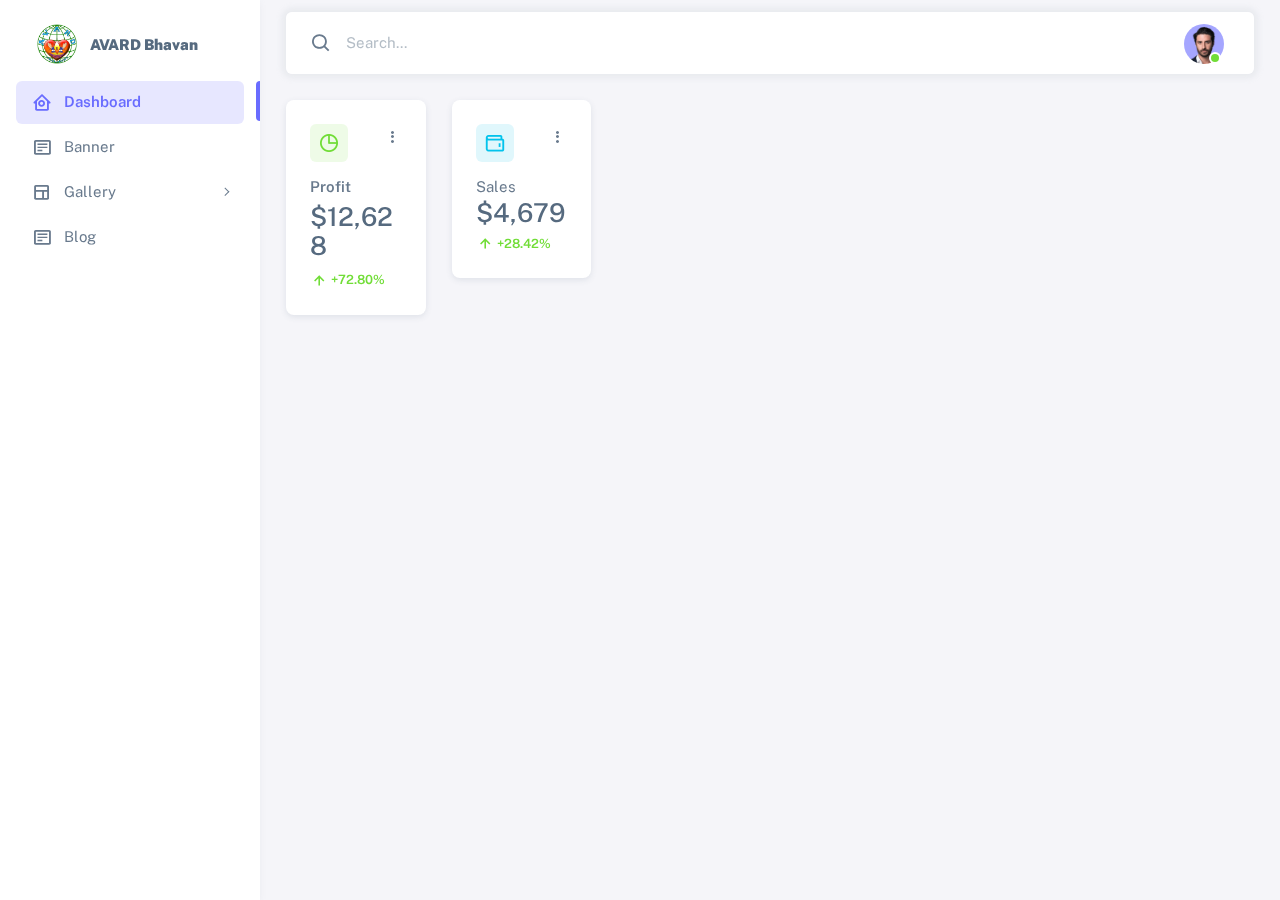
<file: Admin/index.html>
<!DOCTYPE html>

<!-- =========================================================
* Sneat - Bootstrap 5 HTML Admin Template - Pro | v1.0.0
==============================================================

* Product Page: https://themeselection.com/products/sneat-bootstrap-html-admin-template/
* Created by: ThemeSelection
* License: You must have a valid license purchased in order to legally use the theme for your project.
* Copyright ThemeSelection (https://themeselection.com)

=========================================================
 -->
<!-- beautify ignore:start -->
<html
  lang="en"
  class="light-style layout-menu-fixed"
  dir="ltr"
  data-theme="theme-default"
  data-assets-path="assets/"
  data-template="vertical-menu-template-free"
>
  <head>
    <meta charset="utf-8" />
    <meta
      name="viewport"
      content="width=device-width, initial-scale=1.0, user-scalable=no, minimum-scale=1.0, maximum-scale=1.0"
    />

    <title>AVARD Bhavan</title>

    <meta name="description" content="" />

    <!-- Favicon -->
    <link rel="icon" type="image/x-icon" href="assets/img/favicon/favicon.ico" />

    <!-- Fonts -->
    <link rel="preconnect" href="https://fonts.googleapis.com" />
    <link rel="preconnect" href="https://fonts.gstatic.com" crossorigin />
    <link
      href="https://fonts.googleapis.com/css2?family=Public+Sans:ital,wght@0,300;0,400;0,500;0,600;0,700;1,300;1,400;1,500;1,600;1,700&display=swap"
      rel="stylesheet"
    />

    <!-- Icons. Uncomment required icon fonts -->
    <link rel="stylesheet" href="assets/vendor/fonts/boxicons.css" />

    <!-- Core CSS -->
    <link rel="stylesheet" href="assets/vendor/css/core.css" class="template-customizer-core-css" />
    <link rel="stylesheet" href="assets/vendor/css/theme-default.css" class="template-customizer-theme-css" />
    <link rel="stylesheet" href="assets/css/demo.css" />

    <!-- Vendors CSS -->
    <link rel="stylesheet" href="assets/vendor/libs/perfect-scrollbar/perfect-scrollbar.css" />

    <link rel="stylesheet" href="assets/vendor/libs/apex-charts/apex-charts.css" />

    <!-- Page CSS -->

    <!-- Helpers -->
    <script src="assets/vendor/js/helpers.js"></script>

    <!--! Template customizer & Theme config files MUST be included after core stylesheets and helpers.js in the <head> section -->
    <!--? Config:  Mandatory theme config file contain global vars & default theme options, Set your preferred theme option in this file.  -->
    <script src="assets/js/config.js"></script>
  </head>

  <body>
    <!-- Layout wrapper -->
    <div class="layout-wrapper layout-content-navbar">
      <div class="layout-container">
        <!-- Menu -->

        <aside id="layout-menu" class="layout-menu menu-vertical menu bg-menu-theme">
          <div class="app-brand demo">
            <a href="index.html" class="app-brand-link">
              <span class="app-brand-logo demo">
               <img src="assets\img\favicon\logo1.jpg" style="width: 50px; height: auto;">
              </span>
              <span class="app-brand-text menu-text fw-bolder ms-2">AVARD Bhavan</span>
            </a>

            <a href="javascript:void(0);" class="layout-menu-toggle menu-link text-large ms-auto d-block d-xl-none">
              <i class="bx bx-chevron-left bx-sm align-middle"></i>
            </a>
          </div>

          <div class="menu-inner-shadow"></div>

          <ul class="menu-inner py-1">
            <!-- Dashboard -->
            <li class="menu-item active">
              <a href="index.html" class="menu-link">
                <i class="menu-icon tf-icons bx bx-home-circle"></i>
                <div data-i18n="Analytics">Dashboard</div>
              </a>
            </li>
            
            <li class="menu-item">
              <a href="banner.html" class="menu-link">
                <i class="menu-icon tf-icons bx bx-detail"></i>
                    <div data-i18n="Vertical Form">Banner</div>
                  </a>
              </a>
            </li>
            <li class="menu-item">
              <a href="javascript:void(0);" class="menu-link menu-toggle">
                <i class="menu-icon tf-icons bx bx-layout"></i>
                <div data-i18n="Layouts">Gallery</div>
              </a>

              <ul class="menu-sub">
                <li class="menu-item">
                  <a href="image_gallery.html" class="menu-link">
                    <div data-i18n="Without menu">Image Gallery</div>
                  </a>
                </li>
                <li class="menu-item">
                  <a href="video_gallery.html" class="menu-link">
                    <div data-i18n="Without navbar">Video Gallery</div>
                  </a>
                </li>
              </ul>
            </li>
            <li class="menu-item">
              <a href="blog.html" class="menu-link">
                <i class="menu-icon tf-icons bx bx-detail"></i>
                    <div data-i18n="Vertical Form">Blog</div>
                  </a>
              </a>
            </li>
          </ul>
        </aside>
        <!-- / Menu -->

        <!-- Layout container -->
        <div class="layout-page">
          <!-- Navbar -->

          <nav
            class="layout-navbar container-xxl navbar navbar-expand-xl navbar-detached align-items-center bg-navbar-theme"
            id="layout-navbar"
          >
            <div class="layout-menu-toggle navbar-nav align-items-xl-center me-3 me-xl-0 d-xl-none">
              <a class="nav-item nav-link px-0 me-xl-4" href="javascript:void(0)">
                <i class="bx bx-menu bx-sm"></i>
              </a>
            </div>

            <div class="navbar-nav-right d-flex align-items-center" id="navbar-collapse">
              <!-- Search -->
              <div class="navbar-nav align-items-center">
                <div class="nav-item d-flex align-items-center">
                  <i class="bx bx-search fs-4 lh-0"></i>
                  <input
                    type="text"
                    class="form-control border-0 shadow-none"
                    placeholder="Search..."
                    aria-label="Search..."
                  />
                </div>
              </div>
              <!-- /Search -->

              <ul class="navbar-nav flex-row align-items-center ms-auto">
                <!-- Place this tag where you want the button to render. -->
                <!-- <li class="nav-item lh-1 me-3">
                  <a
                    class="github-button"
                    href="https://github.com/themeselection/sneat-html-admin-template-free"
                    data-icon="octicon-star"
                    data-size="large"
                    data-show-count="true"
                    aria-label="Star themeselection/sneat-html-admin-template-free on GitHub"
                    >Star</a
                  >
                </li> -->

                <!-- User -->
                <li class="nav-item navbar-dropdown dropdown-user dropdown">
                  <a class="nav-link dropdown-toggle hide-arrow" href="javascript:void(0);" data-bs-toggle="dropdown">
                    <div class="avatar avatar-online">
                      <img src="assets/img/avatars/1.png" alt class="w-px-40 h-auto rounded-circle" />
                    </div>
                  </a>
                  <ul class="dropdown-menu dropdown-menu-end">
                    <li>
                      <a class="dropdown-item" href="#">
                        <div class="d-flex">
                          <div class="flex-shrink-0 me-3">
                            <div class="avatar avatar-online">
                              <img src="assets/img/avatars/1.png" alt class="w-px-40 h-auto rounded-circle" />
                            </div>
                          </div>
                          <div class="flex-grow-1">
                            <span class="fw-semibold d-block">John Doe</span>
                            <small class="text-muted">Admin</small>
                          </div>
                        </div>
                      </a>
                    </li>
                    <li>
                      <div class="dropdown-divider"></div>
                    </li>
                    <li>
                      <a class="dropdown-item" href="#">
                        <i class="bx bx-user me-2"></i>
                        <span class="align-middle">My Profile</span>
                      </a>
                    </li>
                    <li>
                      <a class="dropdown-item" href="#">
                        <i class="bx bx-cog me-2"></i>
                        <span class="align-middle">Settings</span>
                      </a>
                    </li>
                    <li>
                      <a class="dropdown-item" href="#">
                        <span class="d-flex align-items-center align-middle">
                          <i class="flex-shrink-0 bx bx-credit-card me-2"></i>
                          <span class="flex-grow-1 align-middle">Billing</span>
                          <span class="flex-shrink-0 badge badge-center rounded-pill bg-danger w-px-20 h-px-20">4</span>
                        </span>
                      </a>
                    </li>
                    <li>
                      <div class="dropdown-divider"></div>
                    </li>
                    <li>
                      <a class="dropdown-item" href="auth-login-basic.html">
                        <i class="bx bx-power-off me-2"></i>
                        <span class="align-middle">Log Out</span>
                      </a>
                    </li>
                  </ul>
                </li>
                <!--/ User -->
              </ul>
            </div>
          </nav>

          <!-- / Navbar -->

          <!-- Content wrapper -->
          <div class="content-wrapper">
            <!-- Content -->

            <div class="container-xxl flex-grow-1 container-p-y">
              <div class="row">
                <div class="col-lg-4 col-md-4 order-1">
                  <div class="row">
                    <div class="col-lg-6 col-md-12 col-6 mb-4">
                      <div class="card">
                        <div class="card-body">
                          <div class="card-title d-flex align-items-start justify-content-between">
                            <div class="avatar flex-shrink-0">
                              <img
                                src="assets/img/icons/unicons/chart-success.png"
                                alt="chart success"
                                class="rounded"
                              />
                            </div>
                            <div class="dropdown">
                              <button
                                class="btn p-0"
                                type="button"
                                id="cardOpt3"
                                data-bs-toggle="dropdown"
                                aria-haspopup="true"
                                aria-expanded="false"
                              >
                                <i class="bx bx-dots-vertical-rounded"></i>
                              </button>
                              <div class="dropdown-menu dropdown-menu-end" aria-labelledby="cardOpt3">
                                <a class="dropdown-item" href="javascript:void(0);">View More</a>
                                <a class="dropdown-item" href="javascript:void(0);">Delete</a>
                              </div>
                            </div>
                          </div>
                          <span class="fw-semibold d-block mb-1">Profit</span>
                          <h3 class="card-title mb-2">$12,628</h3>
                          <small class="text-success fw-semibold"><i class="bx bx-up-arrow-alt"></i> +72.80%</small>
                        </div>
                      </div>
                    </div>
                    <div class="col-lg-6 col-md-12 col-6 mb-4">
                      <div class="card">
                        <div class="card-body">
                          <div class="card-title d-flex align-items-start justify-content-between">
                            <div class="avatar flex-shrink-0">
                              <img
                                src="assets/img/icons/unicons/wallet-info.png"
                                alt="Credit Card"
                                class="rounded"
                              />
                            </div>
                            <div class="dropdown">
                              <button
                                class="btn p-0"
                                type="button"
                                id="cardOpt6"
                                data-bs-toggle="dropdown"
                                aria-haspopup="true"
                                aria-expanded="false"
                              >
                                <i class="bx bx-dots-vertical-rounded"></i>
                              </button>
                              <div class="dropdown-menu dropdown-menu-end" aria-labelledby="cardOpt6">
                                <a class="dropdown-item" href="javascript:void(0);">View More</a>
                                <a class="dropdown-item" href="javascript:void(0);">Delete</a>
                              </div>
                            </div>
                          </div>
                          <span>Sales</span>
                          <h3 class="card-title text-nowrap mb-1">$4,679</h3>
                          <small class="text-success fw-semibold"><i class="bx bx-up-arrow-alt"></i> +28.42%</small>
                        </div>
                      </div>
                    </div>
                  </div>
                </div>
              </div>
             <div class="content-backdrop fade"></div>
          </div>
          <!-- Content wrapper -->
        </div>
        <!-- / Layout page -->
      </div>

      <!-- Overlay -->
      <div class="layout-overlay layout-menu-toggle"></div>
    </div>
    <!-- / Layout wrapper -->

    <!-- Core JS -->
    <!-- build:js assets/vendor/js/core.js -->
    <script src="assets/vendor/libs/jquery/jquery.js"></script>
    <script src="assets/vendor/libs/popper/popper.js"></script>
    <script src="assets/vendor/js/bootstrap.js"></script>
    <script src="assets/vendor/libs/perfect-scrollbar/perfect-scrollbar.js"></script>

    <script src="assets/vendor/js/menu.js"></script>
    <!-- endbuild -->

    <!-- Vendors JS -->
    <script src="assets/vendor/libs/apex-charts/apexcharts.js"></script>

    <!-- Main JS -->
    <script src="assets/js/main.js"></script>

    <!-- Page JS -->
    <script src="assets/js/dashboards-analytics.js"></script>

    <!-- Place this tag in your head or just before your close body tag. -->
    <script async defer src="https://buttons.github.io/buttons.js"></script>
  </body>
</html>
</file>
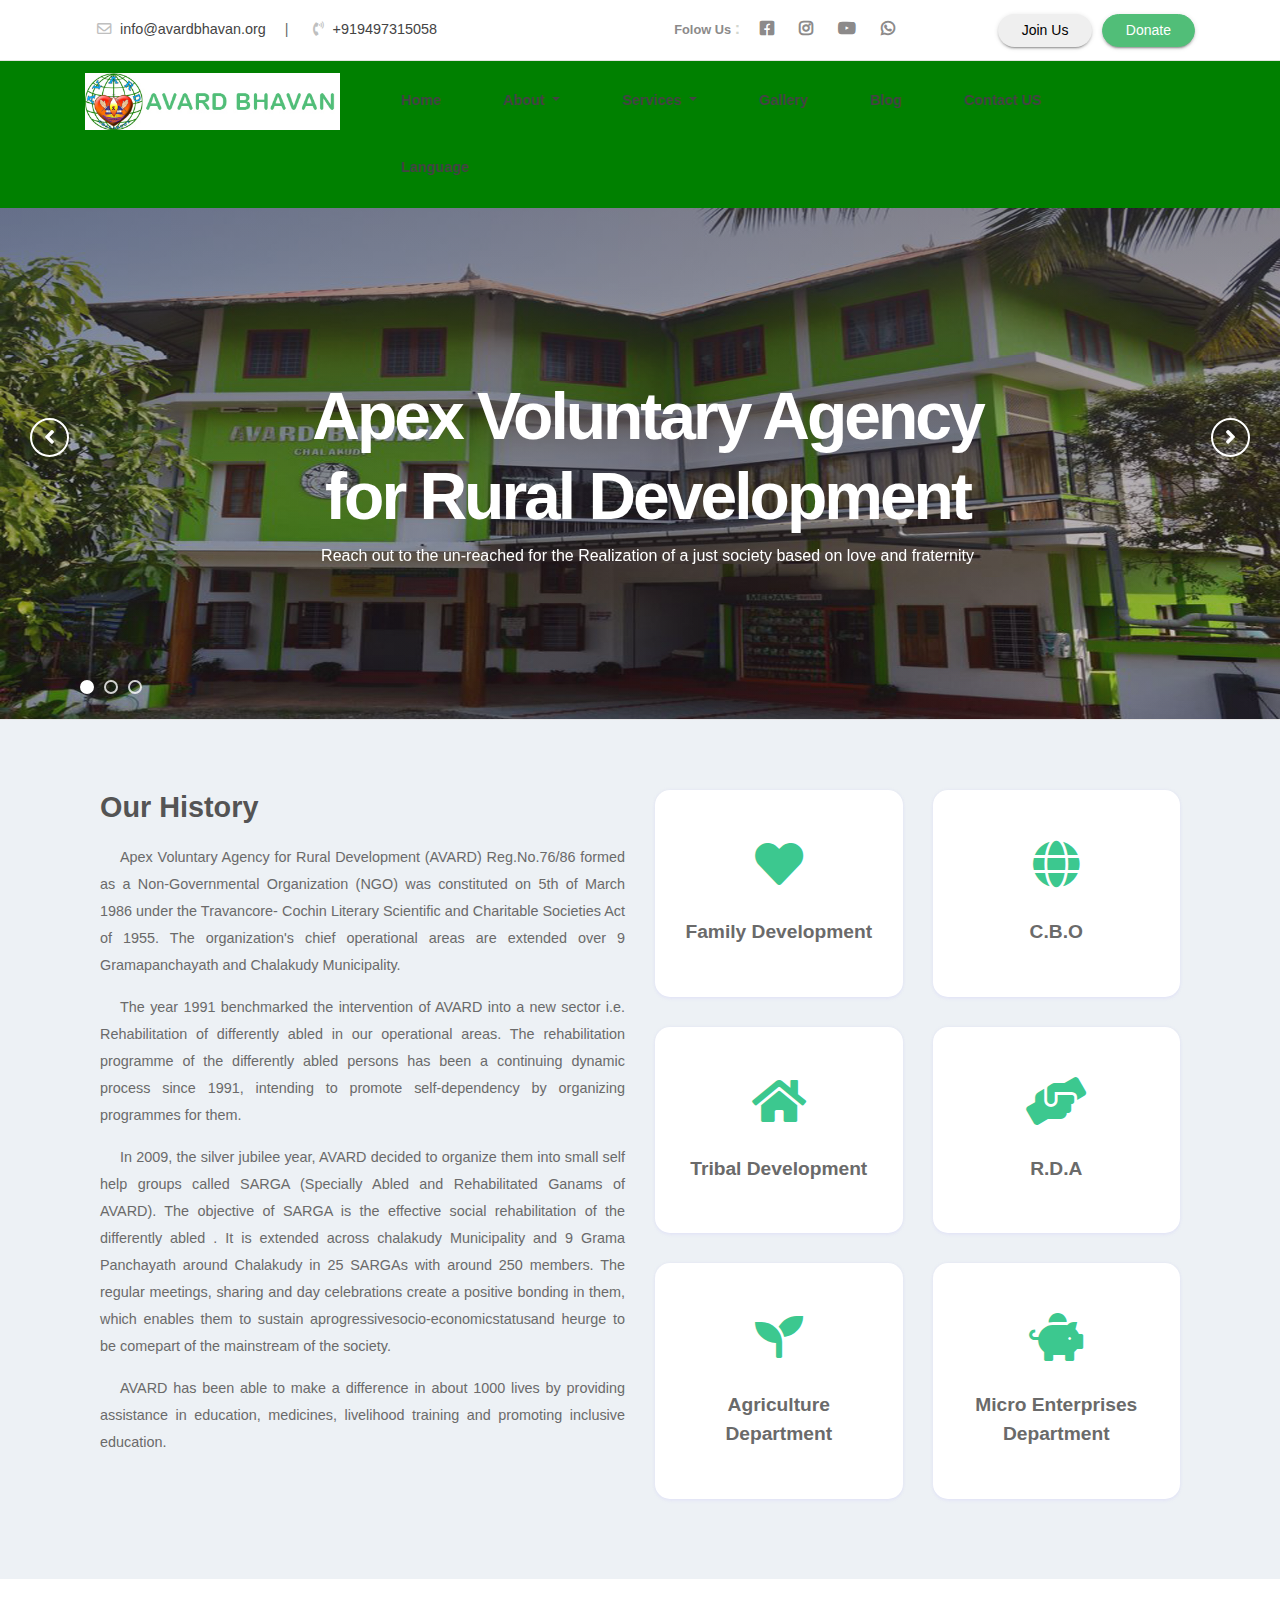
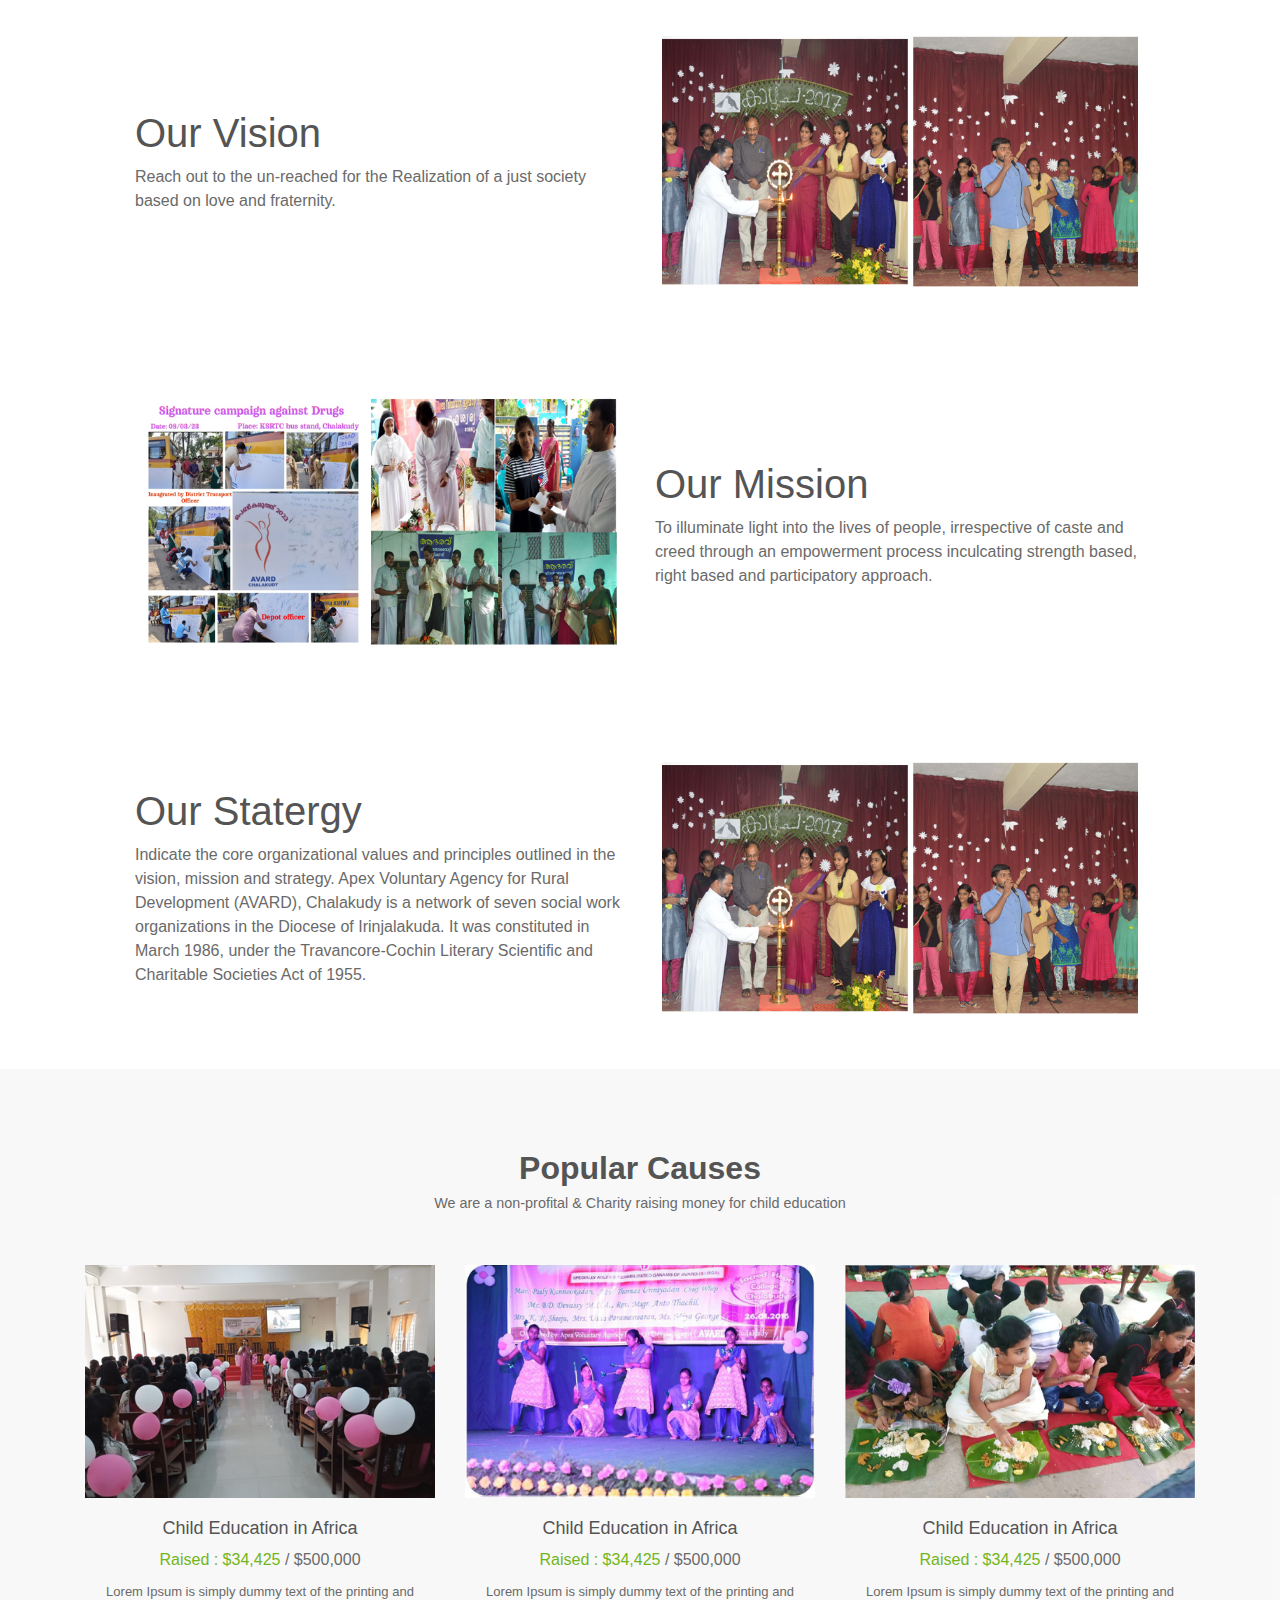
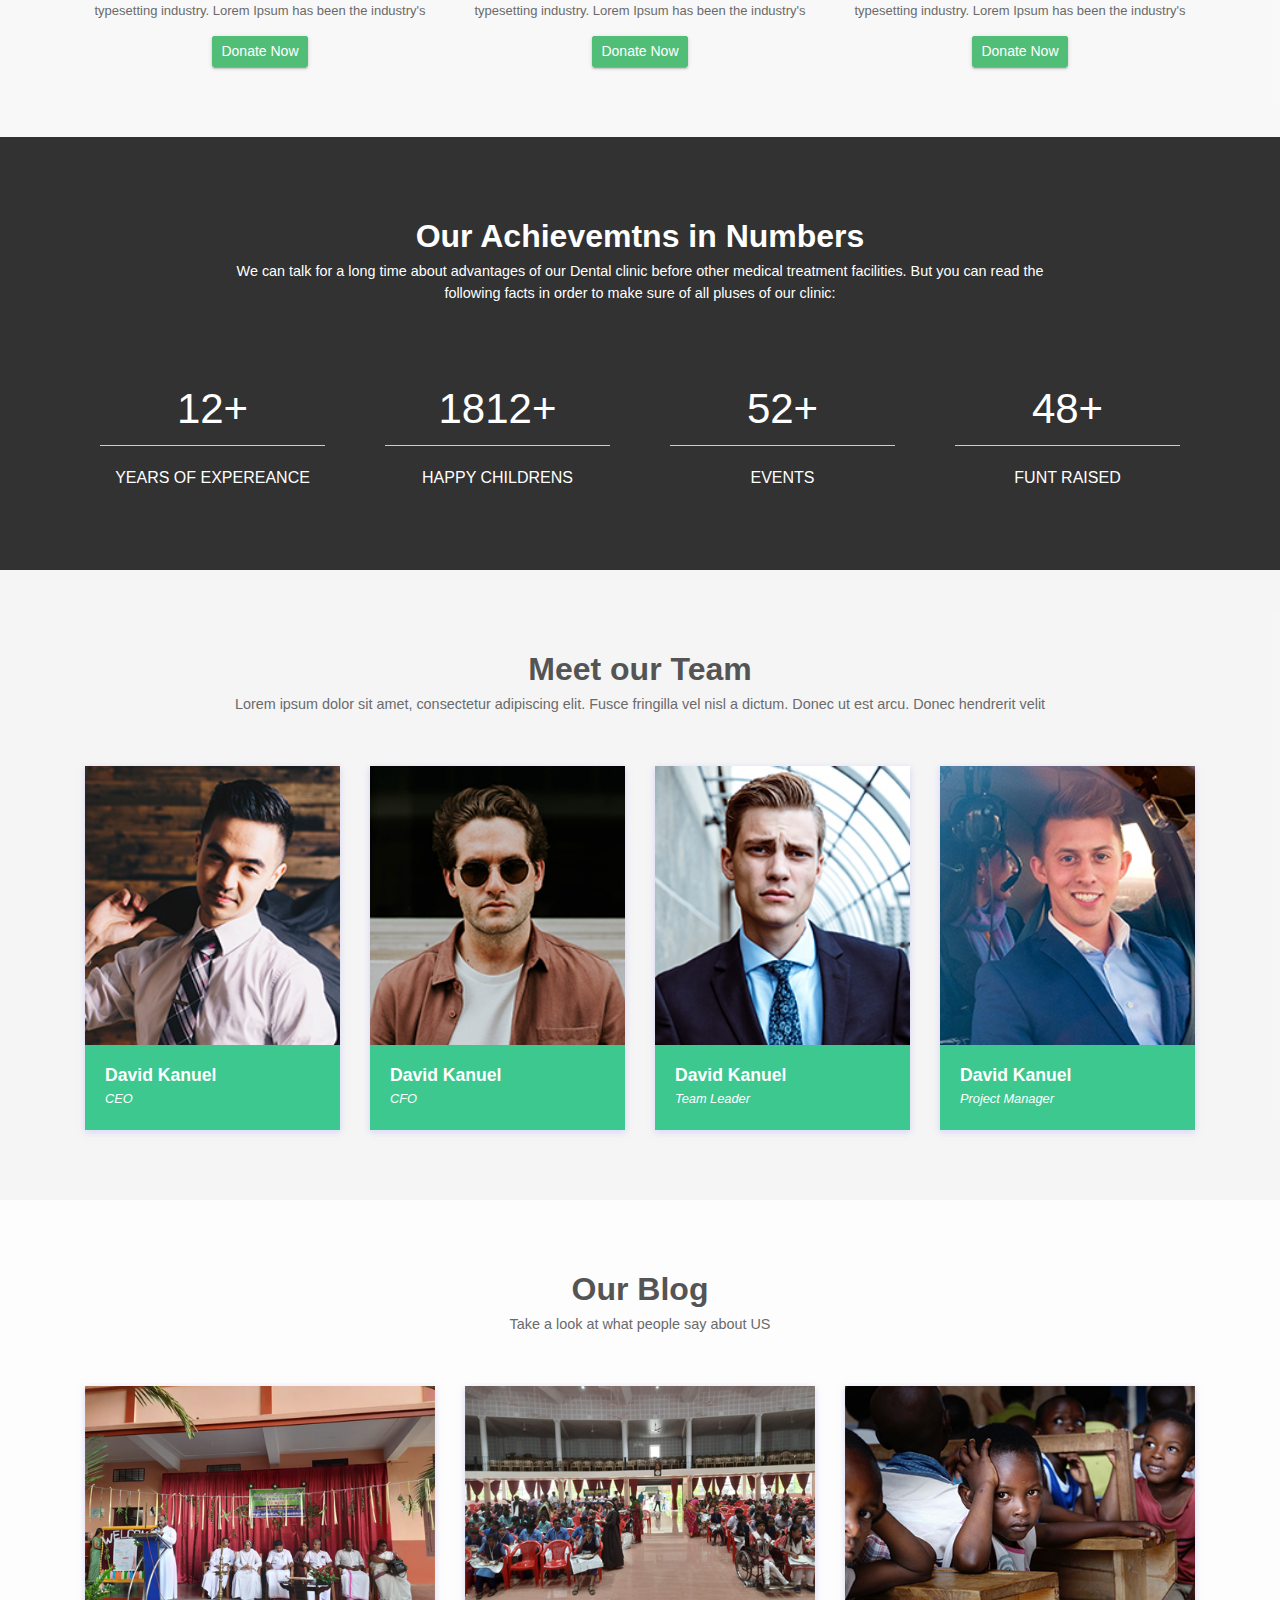
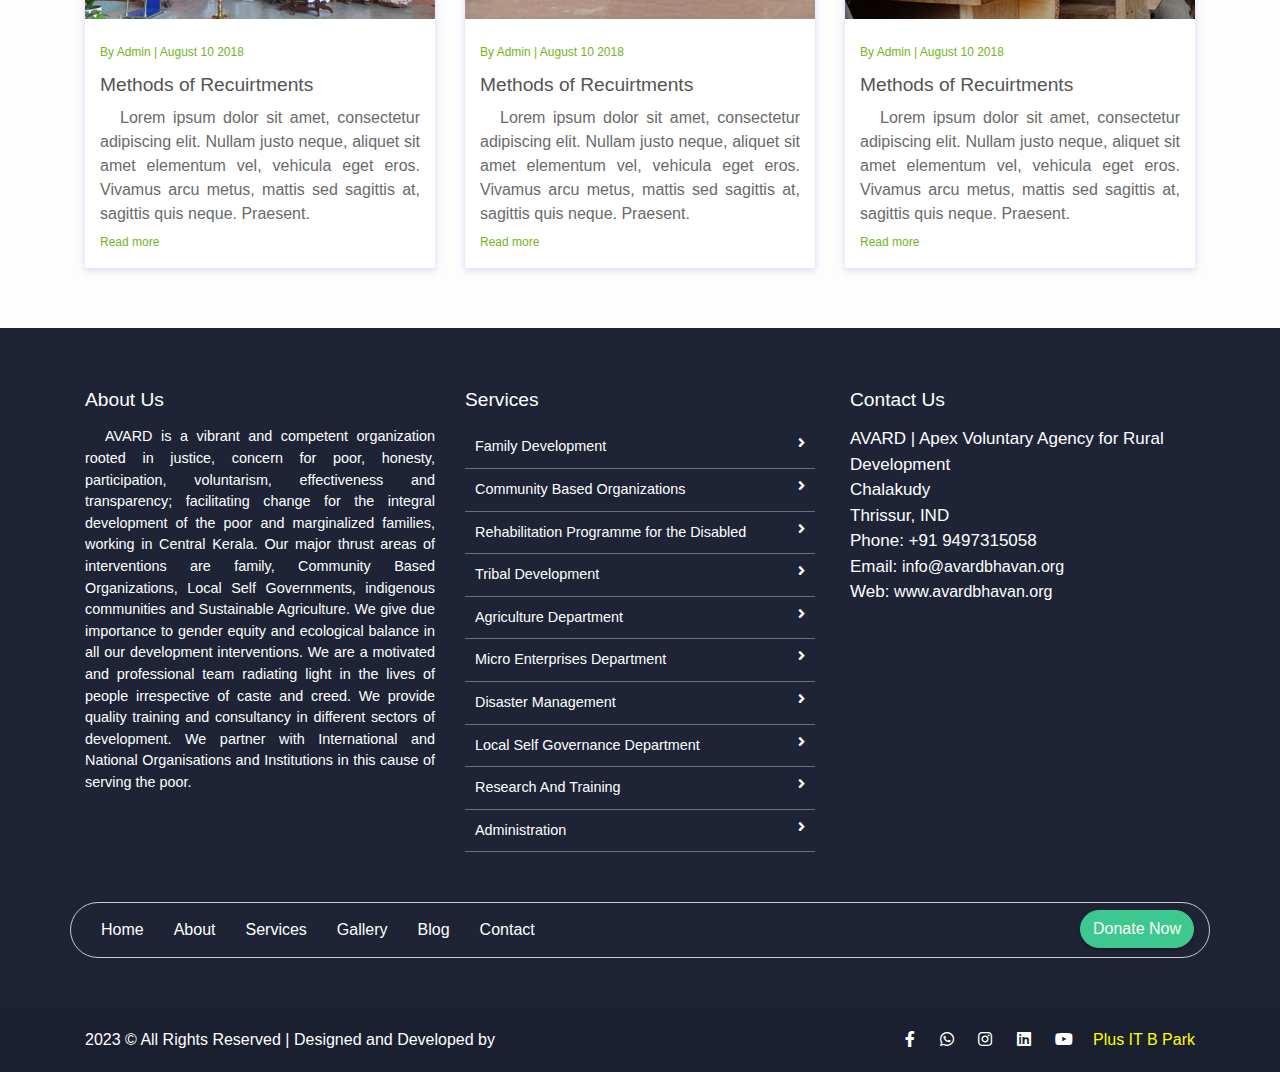
<file: index/index.html>
<!doctype html>
<html lang="en">

<head>
    <meta charset="utf-8">
    <meta name="viewport" content="width=device-width, initial-scale=1, shrink-to-fit=no">
    <title>AVARD  | Apex Voluntary Agency for Rural Development</title>
    <link rel="shortcut icon" href="assets/images/fav.png" type="image/x-icon">
   <link href="https://fonts.googleapis.com/css2?family=Ubuntu:wght@400;500&display=swap" rel="stylesheet">
    <link rel="shortcut icon" href="assets/images/fav.jpg">
    <link rel="stylesheet" href="assets/css/bootstrap.min.css">
    <link rel="stylesheet" href="assets/css/all.min.css">
    <link rel="stylesheet" href="assets/css/animate.css">
    <link rel="stylesheet" href="https://cdn.jsdelivr.net/npm/bootstrap@4.0.0/dist/css/bootstrap.min.css" integrity="sha384-Gn5384xqQ1aoWXA+058RXPxPg6fy4IWvTNh0E263XmFcJlSAwiGgFAW/dAiS6JXm" crossorigin="anonymous">
<script src="https://cdn.jsdelivr.net/npm/bootstrap@4.0.0/dist/js/bootstrap.min.js" integrity="sha384-JZR6Spejh4U02d8jOt6vLEHfe/JQGiRRSQQxSfFWpi1MquVdAyjUar5+76PVCmYl" crossorigin="anonymous"></script>
    <link rel="stylesheet" href="assets/plugins/slider/css/owl.carousel.min.css">
    <link rel="stylesheet" href="assets/plugins/slider/css/owl.theme.default.css">
    <link rel="stylesheet" type="text/css" href="assets/css/style.css" />

   
</head>

<body>

<header class="continer-fluid ">
    <div  class="header-top">
        <div class="container">
            <div class="row col-det">
                <div class="col-lg-6 d-none d-lg-block">
                    <ul class="ulleft">
                        <li>
                            <i class="far fa-envelope"></i><a href="mailto:name@email.com">
                            info@avardbhavan.org</a>
                            <span>|</span></li>
                        <li>
                            <i class="fas fa-phone-volume"></i><a href="tel:+919497315058">
                            +919497315058</a></li>
                    </ul>
                </div>
                <div class="col-lg-3 col-md-6 folouws">
                  
                    <ul class="ulright">
                        <li> <small>Folow Us </small>:</li>
                         <li>
                             <a href="https://www.facebook.com/avard.chalakudy?mibextid=LQQJ4d" target="_blank"><i class="fab fa-facebook-square"></i></a>
                         </li>
                         
                         <li>
                             <a href="#" target="_blank"> <i class="fab fa-instagram"></i></a>
                         </li>
                         <li>
                             <a href="https://www.youtube.com/@avardchalakudy2160" target="_blank"> <i class="fab fa-youtube"></i></a>
                         </li>
                         <li>
                             <a href="https://api.whatsapp.com/send?phone=919497315058" target="_blank"><i class="fab fa-whatsapp"></i></a>
                         </li>
                     </ul>
                </div>
                <div class="col-lg-3 d-none d-md-block col-md-6 btn-bhed">
                    <button class="btn btn-sm btn-default">Join Us</button>
                    <button class="btn btn-sm btn-success">Donate</button>
                </div>
            </div>
        </div>
    </div>
    <div id="menu-jk" class="header-bottom">
        <div class="container">
            <div class="row nav-row">
                <div class="col-lg-3 col-md-12 logo">
                    <a href="index.html">
                        <img src="assets/images/logo.jpg" alt="">
                        <a data-toggle="collapse" data-target="#menu" href="#menu"><i class="fas d-block d-lg-none  small-menu fa-bars"></i></a>
                    </a>

                </div>
                <div id="menu" class="col-lg-9 col-md-12 d-none d-lg-block nav-col">

                            <ul class="navbad">
                                <li class="nav-item active">
                                    <a class="nav-link" href="index.html">Home
                                    </a>
                                    
                                </li>
                               <li class="nav-item dropdown">
                                  <a class="nav-link dropdown-toggle" href="#" id="navbardrop" data-toggle="dropdown">
                                    About 
                                  </a>
                                  <div class="dropdown-menu">
                                    <a style="margin-bottom: 10px;" class="dropdown-item " href="about_us.html">About Us</a>
                                    <a style="margin-bottom: 10px;" class="dropdown-item" href="#">UN Recognization</a>
                                    <a style="margin-bottom: 10px;" class="dropdown-item" href="#">Our Messages</a>

                                    <a style="margin-bottom: 10px;" class="dropdown-item" href="#">Our Team</a>
                                    <a style="margin-bottom: 10px;" class="dropdown-item" href="#">Mile Stones</a>
                                    

                                    
                                  </div>
                                </li>
                                
                                <li class="nav-item dropdown">
                                  <a class="nav-link dropdown-toggle" href="#" id="navbardrop" data-toggle="dropdown">
                                    Services 
                                  </a>
                                  <div class="dropdown-menu">
                                    <a style="margin-bottom: 10px;" class="dropdown-item " href="#">Family Development</a>
                                    <a style="margin-bottom: 10px;" class="dropdown-item" href="#">Community Based Organizations</a>
                                    <a style="margin-bottom: 10px;" class="dropdown-item" href="#">Rehabilitation Programme for the Disabled</a>

                                    <a style="margin-bottom: 10px;" class="dropdown-item" href="#">Tribal Development</a>
                                    <a style="margin-bottom: 10px;" class="dropdown-item" href="#">Agriculture Department</a>
                                    <a style="margin-bottom: 10px;" class="dropdown-item" href="#">Micro Enterprises Department</a>

                                    <a style="margin-bottom: 10px;" class="dropdown-item" href="#">Disaster Management</a>
                                    <a style="margin-bottom: 10px;" class="dropdown-item" href="#">Local Self Governance Department</a>
                                    <a style="margin-bottom: 10px;" class="dropdown-item" href="#">Research And Training</a>

                                    <a style="margin-bottom: 10px;" class="dropdown-item" href="#">Administration</a>
                                  </div>
                                </li>
                               
                                <li class="nav-item">
                                    <a class="nav-link" href="gallery.html">Gallery</a>
                                </li>

                                <li class="nav-item" >
                                    <a class="nav-link" href="blog.html">Blog</a>
                                </li>
                                <li class="nav-item">
                                    <a class="nav-link" href="contact_us.html">Contact US</a>
                                </li>
                                
                                <li class="nav-item">
                                    <a class="nav-link " href="services.html">Language</a>
                                </li>



                            </ul>



                </div>
            </div>
        </div>
    </div> 
</header>
  
                 
  <!-- ******************** Slider Starts Here ******************* -->
    <div class="slider">
        <!-- Set up your HTML -->
        <div class="owl-carousel ">
            <div class="slider-img">
                <div class="item">
                    <div class="slider-img"><img src="assets/images/slider/slider-3.jpg" alt=""></div>
                    <div class="container">
                        <div class="row">
                            <div class="col-lg-offset-2 col-lg-8 col-md-offset-2 col-md-8 col-sm-12 col-xs-12">
                                <div class="animated bounceInDown slider-captions">
                                    <h1 class="slider-title">Apex Voluntary Agency for Rural Development</h1>
                                    <p class="slider-text hidden-xs">Reach out to the un-reached  for the  Realization of a just society based on love and fraternity</p>
                                    
                                </div>
                            </div>
                        </div>
                    </div>
                </div>
            </div>
            <div class="item">
                <div class="slider-img"><img src="assets/images/slider/slider-1.jpg" alt=""></div>
                <div class="container">
                    <div class="row">
                        <div class="col-lg-offset-2 col-lg-8 col-md-offset-2 col-md-8 col-sm-12 col-xs-12">
                            <div class="slider-captions ">
                                <h1 class="slider-title">Apex Voluntary Agency for Rural Development</h1>
                                <p class="slider-text hidden-xs">Gratitude is a powerful catalyst for happiness. It’s the spark that lights a fire of joy in your soul.</p>
                                
                            </div>
                        </div>
                    </div>
                </div>
            </div>
            <div class="item">
                <div class="slider-img"><img src="assets/images/slider/slider-2.jpg" alt=""></div>
                <div class="container">
                    <div class="row">
                        <div class="col-lg-offset-2 col-lg-8 col-md-offset-2 col-md-8 col-sm-12 col-xs-12">
                            <div class="slider-captions ">
                                <h1 class="slider-title">Bishop Pauly Kannookadan</h1>
                                <p class="slider-text hidden-xs">I am privileged to be a part of the vision of AVARD to reach out to the unreached and to illuminate light into their lives and to empower them.</p>
                               
                            </div>
                        </div>
                    </div>
                </div>
            </div>

        </div>
    </div>                 
                  
 <!--  ************************* About Us Starts Here ************************** -->    
       
<div class="about-us container-fluid">
    <div class="container">

        <div class="row natur-row no-margin w-100">
            <div class="text-part col-md-6">
                <h2> Our History</h2>
                <p>Apex Voluntary Agency for Rural Development (AVARD) Reg.No.76/86 formed as a Non-Governmental Organization (NGO) was constituted on 5th of March 1986 under the Travancore- Cochin Literary Scientific and Charitable Societies Act of 1955. The organization's chief operational areas are extended over 9 Gramapanchayath and Chalakudy Municipality.</p>
                <p> The year 1991 benchmarked the intervention of AVARD into a new sector i.e. Rehabilitation of differently abled in our operational areas. The rehabilitation programme of the differently abled persons has been a continuing dynamic process since 1991, intending to promote self-dependency by organizing programmes for them. </p>

                <p>In 2009, the silver jubilee year, AVARD decided to organize them into small self help groups called SARGA (Specially Abled and Rehabilitated Ganams of AVARD). The objective of SARGA is the effective social rehabilitation of the differently abled . It is extended across chalakudy Municipality and 9 Grama Panchayath around Chalakudy in 25 SARGAs with around 250 members. The regular meetings, sharing and day celebrations create a positive bonding in them, which enables them to sustain aprogressivesocio-economicstatusand heurge to be comepart of the mainstream of the society. </p>
                <p>AVARD has been able to make a difference in about 1000 lives by providing assistance in education, medicines, livelihood training and promoting inclusive education.</p>
            </div>
            <div class="image-part col-md-6">
                <div class="about-quick-box row">
                    <div class="col-md-6">
                        <div class="about-qcard">
                           <i class="fas fa-heart"></i>
                            <p>Family Development</p>
                        </div>
                    </div>
                     <div class="col-md-6">
                        <div class="about-qcard ">
                           <i class="fas fa-globe"></i>
                            <p> C.B.O </p>
                        </div>
                    </div>
                     <div class="col-md-6">
                        <div class="about-qcard ">
                           <i class="fas fa-home"></i>
                            <p>Tribal Development</p>
                        </div>
                    </div>
                     <div class="col-md-6">
                        <div class="about-qcard ">
                           <i class="fas fa-hands-helping "></i>
                            <p>R.D.A</p>
                        </div>
                    </div>
                    <div class="col-md-6">
                        <div class="about-qcard ">
                           <i class="fas fa-seedling"></i>
                            <p>Agriculture Department</p>
                        </div>
                    </div>
                    <div class="col-md-6">
                        <div class="about-qcard ">
                           <i class="fas fa-piggy-bank"></i>
                            <p>Micro Enterprises Department</p>
                        </div>
                    </div>
                </div>
            </div>
        </div>
    </div>
</div>     
   
   
    
 <!-- ################# Mission Vision Start Here #######################--->
  
  <section class="container-fluid mission-vision">
      <div class="container">
          <div class="row mission">
              <div class="col-md-6 mv-det">
                  <h1>Our Vision
                </h1>
                  <p>Reach out to the un-reached  for the  Realization of a just society based on love and fraternity.</p>
              </div>
              <div class="col-md-6 mv-img">
                  <img src="assets/images/misin.jpg" alt="">
              </div>
          </div>
          <div class="row vision">
              <div class="col-md-6 mv-img">
                   <img src="assets/images/vision.jpg" alt="">
              </div>
              <div class="col-md-6 mv-det">
                   <h1>Our Mission</h1>
                   <p>To illuminate light into the lives of people, irrespective of caste and creed through an empowerment process inculcating strength based, right based and participatory approach.</p>
              </div>
          </div>
          <div class="row mission">
            <div class="col-md-6 mv-det">
                <h1>Our Statergy</h1>
                <p>Indicate the core organizational values and principles outlined in the vision, mission and strategy. Apex Voluntary Agency for Rural Development (AVARD), Chalakudy is a network of seven social work organizations in the Diocese of Irinjalakuda. It was constituted in March 1986, under the Travancore-Cochin Literary Scientific and Charitable Societies Act of 1955.
                </p>
            </div>
            <div class="col-md-6 mv-img">
                <img src="assets/images/misin.jpg" alt="">
            </div>
        </div>
      </div>
  </section>   
   

    
     <!-- ################# Events Start Here#######################--->
    <section class="events">
        <div class="container">
            <div class="session-title row">
                <h2>Popular Causes</h2>
                <p>We are a non-profital & Charity raising money for child education</p> 
            </div>
            <div class="event-ro row">
                <div class="col-md-4 col-sm-6">
                    <div class="event-box">
                        <img src="assets/images/events/image_08.jpg" alt="">
                        <h4>Child Education in Africa</h4>
                        
                        <p class="raises"><span>Raised : $34,425</span> / $500,000 </p>
                        <p class="desic">Lorem Ipsum is simply dummy text of the printing and typesetting industry.  Lorem Ipsum has been the industry's </p>
                        <button class="btn btn-success btn-sm">Donate Now</button>
                    </div>
                </div>
                <div class="col-md-4 col-sm-6">
                    <div class="event-box">
                        <img src="assets/images/events/image_06.jpg" alt="">
                        <h4>Child Education in Africa</h4>
                        <p class="raises"><span>Raised : $34,425</span> / $500,000 </p>
                        <p class="desic">Lorem Ipsum is simply dummy text of the printing and typesetting industry.  Lorem Ipsum has been the industry's </p>
                        <button class="btn btn-success btn-sm">Donate Now</button>
                    </div>
                </div>
                <div class="col-md-4 col-sm-6">
                    <div class="event-box">
                        <img src="assets/images/events/image_04.jpg" alt="">
                        <h4>Child Education in Africa</h4>
                        <p class="raises"><span>Raised : $34,425</span> / $500,000 </p>
                        <p class="desic">Lorem Ipsum is simply dummy text of the printing and typesetting industry.  Lorem Ipsum has been the industry's </p>
                        <button class="btn btn-success btn-sm">Donate Now</button>
                    </div>
                </div>
            </div>
        </div>
    </section>   
    

   
   
    <!-- ################# Charity Number Starts Here#######################--->


    <div class="doctor-message">
        <div class="inner-lay">
            <div class="container">
               <div class="row session-title">
                   <h2>Our Achievemtns in Numbers</h2>
                   <p>We can talk for a long time about advantages of our Dental clinic before other medical treatment facilities.
But you can read the following facts in order to make sure of all pluses of our clinic:</p>
               </div>
                <div class="row">
                    <div class="col-sm-3 numb">
                        <h3>12+</h3>
                        <span>YEARS OF EXPEREANCE</span>
                    </div>
                    <div class="col-sm-3 numb">
                        <h3>1812+</h3>
                        <span>HAPPY CHILDRENS</span>
                    </div>
                    <div class="col-sm-3 numb">
                        <h3>52+</h3>
                        <span>EVENTS</span>
                    </div>
                    <div class="col-sm-3 numb">
                        <h3>48+</h3>
                        <span>FUNT RAISED</span>
                    </div>
                </div>
            </div>

        </div>

    </div> 
         
    <!--################### Our Team Starts Here #######################--->
          <section class="our-team team-11">
            <div class="container">
                <div class="session-title row">
                      <h2>Meet our Team</h2>
                      <p>Lorem ipsum dolor sit amet, consectetur adipiscing elit. Fusce fringilla vel nisl a dictum. Donec ut est arcu. Donec hendrerit velit</p>
                </div>
                <div class="row team-row">
                    <div class="col-md-3 col-sm-6">
                        <div class="single-usr">
                            <img src="assets/images/team/team-memb1.jpg" alt="">
                            <div class="det-o">
                                <h4>David Kanuel</h4>
                                <i>CEO </i>
                            </div>
                        </div>
                    </div>
                    <div class="col-md-3 col-sm-6">
                        <div class="single-usr">
                            <img src="assets/images/team/team-memb2.jpg" alt="">
                            <div class="det-o">
                                <h4>David Kanuel</h4>
                                <i>CFO</i>
                            </div>
                        </div>
                    </div>
                    <div class="col-md-3 col-sm-6">
                        <div class="single-usr">
                            <img src="assets/images/team/team-memb3.jpg" alt="">
                            <div class="det-o">
                                <h4>David Kanuel</h4>
                                <i>Team Leader</i>
                            </div>
                        </div>
                    </div>
                    <div class="col-md-3 col-sm-6">
                        <div class="single-usr">
                            <img src="assets/images/team/team-memb4.jpg" alt="">
                            <div class="det-o">
                                <h4>David Kanuel</h4>
                                <i>Project Manager</i>
                            </div>
                        </div>
                    </div>


                </div>
            </div>
        </section>      
         
          
    
    <!-- ################# Our Blog Starts Here#######################--->

    <section class="our-blog">
         	<div class="container">
         		<div class="row session-title">
        			<h2> Our Blog </h2>
        			<p>Take a look at what people say about US </p>
        		</div>
        		<div class="blog-row row">
        			<div class="col-md-4 col-sm-6">
        				<div class="single-blog">
        					<figure>
        						<img src="assets/images/events/image_01.jpg" alt="">
        					</figure>
        					<div class="blog-detail">
        						<small>By Admin | August 10 2018</small>
								<h4>Methods of Recuirtments</h4>
								<p> Lorem ipsum dolor sit amet, consectetur adipiscing elit. Nullam justo neque, aliquet sit amet elementum vel, vehicula eget eros. Vivamus arcu metus, mattis sed sagittis at, sagittis quis neque. Praesent.</p>
								<div class="link">
									<a href="">Read more </a><i class="fas fa-long-arrow-alt-right"></i>
								</div>
        					</div>
        					
        					
        				</div>
        			</div>
        			<div class="col-md-4 col-sm-6">
        				<div class="single-blog">
        					<figure>
        						<img src="assets/images/events/image_02.jpg" alt="">
        					</figure>
        					<div class="blog-detail">
        						<small>By Admin | August 10 2018</small>
								<h4>Methods of Recuirtments</h4>
								<p> Lorem ipsum dolor sit amet, consectetur adipiscing elit. Nullam justo neque, aliquet sit amet elementum vel, vehicula eget eros. Vivamus arcu metus, mattis sed sagittis at, sagittis quis neque. Praesent.</p>
								<div class="link">
									<a href="">Read more </a><i class="fas fa-long-arrow-alt-right"></i>
								</div>
        					</div>
        					
        					
        				</div>
        			</div>
        			<div class="col-md-4 col-sm-6">
        				<div class="single-blog">
        					<figure>
        						<img src="assets/images/events/image_03.jpg" alt="">
        					</figure>
        					<div class="blog-detail">
        						<small>By Admin | August 10 2018</small>
								<h4>Methods of Recuirtments</h4>
								<p> Lorem ipsum dolor sit amet, consectetur adipiscing elit. Nullam justo neque, aliquet sit amet elementum vel, vehicula eget eros. Vivamus arcu metus, mattis sed sagittis at, sagittis quis neque. Praesent.</p>
								<div class="link">
									<a href="">Read more </a><i class="fas fa-long-arrow-alt-right"></i>
								</div>
        					</div>
        					
        					
        				</div>
        			</div>
        		</div>
         	</div>
         </section>
          
      <footer class="footer">
        <div class="container">
            <div class="row">
                <div class="col-md-4 col-sm-12">
                    <h2>About Us</h2>
                    <p>
                        AVARD is a vibrant and competent organization rooted in justice, concern for poor, honesty, participation, voluntarism, effectiveness and transparency; facilitating change for the integral development of the poor and marginalized families, working in Central Kerala. Our major thrust areas of interventions are family, Community Based Organizations, Local Self Governments, indigenous communities and Sustainable Agriculture. We give due importance to gender equity and ecological balance in all our development interventions. We are a motivated and professional team radiating light in the lives of people irrespective of caste and creed. We provide quality training and consultancy in different sectors of development. We partner with International and National Organisations and Institutions in this cause of serving the poor.
                    </p>
                    
                </div>
                <div class="col-md-4 col-sm-12">
                    <h2>Services</h2>
                    <ul class="list-unstyled link-list">
                        <li><a ui-sref="about" href="#/about">Family Development</a><i class="fa fa-angle-right"></i></li>
                        <li><a ui-sref="portfolio" href="#/portfolio">Community Based Organizations</a><i class="fa fa-angle-right"></i></li>
                        <li><a ui-sref="products" href="#/products">Rehabilitation Programme for the Disabled</a><i class="fa fa-angle-right"></i></li>
                        <li><a ui-sref="gallery" href="#/gallery">Tribal Development</a><i class="fa fa-angle-right"></i></li>
                        <li><a ui-sref="contact" href="#/contact">Agriculture Department</a><i class="fa fa-angle-right"></i></li>

                        <li><a ui-sref="products" href="#/products">Micro Enterprises Department </a><i class="fa fa-angle-right"></i></li>
                        <li><a ui-sref="gallery" href="#/gallery">Disaster Management</a><i class="fa fa-angle-right"></i></li>
                        <li><a ui-sref="contact" href="#/contact">Local Self Governance Department</a><i class="fa fa-angle-right"></i></li>
                        <li><a ui-sref="products" href="#/products">Research And Training </a><i class="fa fa-angle-right"></i></li>
                        <li><a ui-sref="gallery" href="#/gallery">Administration</a><i class="fa fa-angle-right"></i></li>
                    </ul>
                </div>
                <div class="col-md-4 col-sm-12 map-img">
                    <h2>Contact Us</h2>
                    <address class="md-margin-bottom-40">
                        AVARD | Apex Voluntary Agency for Rural Development<br>
                        Chalakudy <br>
                        Thrissur, IND <br>
                        Phone: +91 9497315058 <br>
                        Email: <a href="mailto:info@anybiz.com" class="">info@avardbhavan.org</a><br>
                        Web: <a href="smart-eye.html" class="">www.avardbhavan.org</a>
                    </address>

                </div>
            </div>
            
            
            <div class="nav-box row clearfix">
                <div class="inner col-md-9 clearfix">
                    <ul class="footer-nav clearfix">
                        <li><a href="#">Home</a></li>
                        <li><a href="#">About</a></li>
                        <li><a href="#">Services</a></li>
                        <li><a href="#">Gallery</a></li>
                        <li><a href="#">Blog</a></li>
                        <li><a href="#">Contact</a></li>
                    </ul>

                  
                </div>
                  <div class="donate-link col-md-3"><a href="donate.html" class="btn btn-primary "><span class="btn-title">Donate Now</span></a></div>
            </div>
            
        </div>
        

    </footer>
    <div class="copy">
        <div class="container">
            <a href="https://www.smarteyeapps.com/">2023 &copy; All Rights Reserved | Designed and Developed by <span style="color: yellow;">Plus IT B Park</span></a>
            <span>
                <a><i class="fab fa-facebook-f"></i></a>
                <a><i class="fab fa-whatsapp"></i></a>
                <a><i class="fab fa-instagram"></i></a>
                <a><i class="fab fa-linkedin"></i></a>
                <a><i class="fab fa-youtube"></i></a>
            </span>
        </div>
    </div>
          
    
</body>

<script src="assets/js/jquery-3.2.1.min.js"></script>
<script src="assets/js/popper.min.js"></script>
<script src="assets/js/bootstrap.min.js"></script>
<script src="assets/plugins/scroll-fixed/jquery-scrolltofixed-min.js"></script>
<script src="assets/plugins/slider/js/owl.carousel.min.js"></script>
<script src="assets/js/script.js"></script>

</html>
</file>
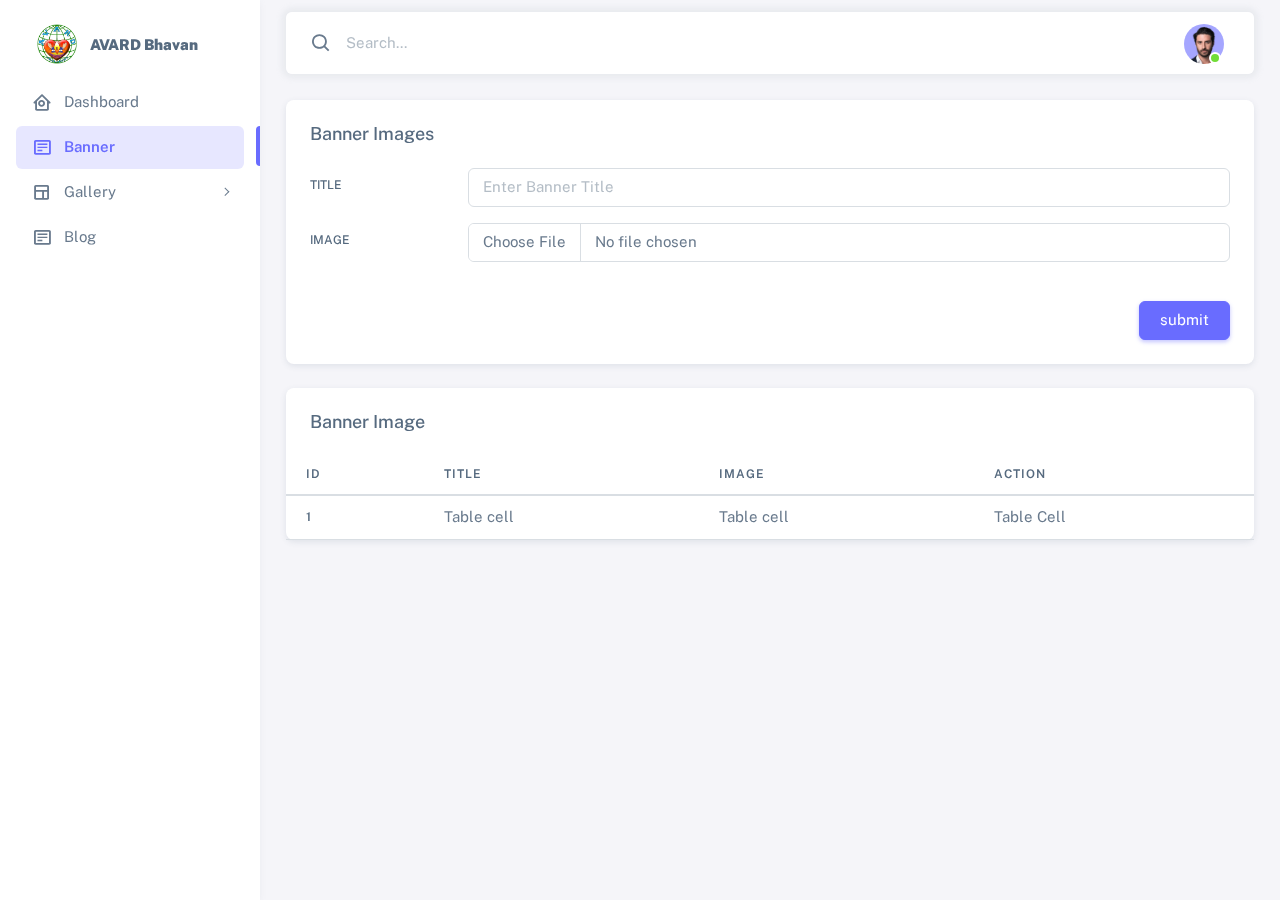
<file: Admin/banner.html>
<!DOCTYPE html>

<!-- =========================================================
* Sneat - Bootstrap 5 HTML Admin Template - Pro | v1.0.0
==============================================================

* Product Page: https://themeselection.com/products/sneat-bootstrap-html-admin-template/
* Created by: ThemeSelection
* License: You must have a valid license purchased in order to legally use the theme for your project.
* Copyright ThemeSelection (https://themeselection.com)

=========================================================
 -->
<!-- beautify ignore:start -->
<html
  lang="en"
  class="light-style layout-menu-fixed"
  dir="ltr"
  data-theme="theme-default"
  data-assets-path="assets/"
  data-template="vertical-menu-template-free"
>
  <head>
    <meta charset="utf-8" />
    <meta
      name="viewport"
      content="width=device-width, initial-scale=1.0, user-scalable=no, minimum-scale=1.0, maximum-scale=1.0"
    />

    <title>AVARD Bhavan</title>

    <meta name="description" content="" />

    <!-- Favicon -->
    <link rel="icon" type="image/x-icon" href="assets/img/favicon/favicon.ico" />

    <!-- Fonts -->
    <link rel="preconnect" href="https://fonts.googleapis.com" />
    <link rel="preconnect" href="https://fonts.gstatic.com" crossorigin />
    <link
      href="https://fonts.googleapis.com/css2?family=Public+Sans:ital,wght@0,300;0,400;0,500;0,600;0,700;1,300;1,400;1,500;1,600;1,700&display=swap"
      rel="stylesheet"
    />

    <!-- Icons. Uncomment required icon fonts -->
    <link rel="stylesheet" href="assets/vendor/fonts/boxicons.css" />

    <!-- Core CSS -->
    <link rel="stylesheet" href="assets/vendor/css/core.css" class="template-customizer-core-css" />
    <link rel="stylesheet" href="assets/vendor/css/theme-default.css" class="template-customizer-theme-css" />
    <link rel="stylesheet" href="assets/css/demo.css" />

    <!-- Vendors CSS -->
    <link rel="stylesheet" href="assets/vendor/libs/perfect-scrollbar/perfect-scrollbar.css" />

    <!-- Page CSS -->

    <!-- Helpers -->
    <script src="assets/vendor/js/helpers.js"></script>

    <!--! Template customizer & Theme config files MUST be included after core stylesheets and helpers.js in the <head> section -->
    <!--? Config:  Mandatory theme config file contain global vars & default theme options, Set your preferred theme option in this file.  -->
    <script src="assets/js/config.js"></script>
  </head>

  <body>
    <!-- Layout wrapper -->
    <div class="layout-wrapper layout-content-navbar">
      <div class="layout-container">
        <!-- Menu -->

        <aside id="layout-menu" class="layout-menu menu-vertical menu bg-menu-theme">
          <div class="app-brand demo">
            <a href="index.html" class="app-brand-link">
              <span class="app-brand-logo demo">
                <!-- <svg
                  width="25"
                  viewBox="0 0 25 42"
                  version="1.1"
                  xmlns="http://www.w3.org/2000/svg"
                  xmlns:xlink="http://www.w3.org/1999/xlink"
                >
                  <defs>
                    <path
                      d="M13.7918663,0.358365126 L3.39788168,7.44174259 C0.566865006,9.69408886 -0.379795268,12.4788597 0.557900856,15.7960551 C0.68998853,16.2305145 1.09562888,17.7872135 3.12357076,19.2293357 C3.8146334,19.7207684 5.32369333,20.3834223 7.65075054,21.2172976 L7.59773219,21.2525164 L2.63468769,24.5493413 C0.445452254,26.3002124 0.0884951797,28.5083815 1.56381646,31.1738486 C2.83770406,32.8170431 5.20850219,33.2640127 7.09180128,32.5391577 C8.347334,32.0559211 11.4559176,30.0011079 16.4175519,26.3747182 C18.0338572,24.4997857 18.6973423,22.4544883 18.4080071,20.2388261 C17.963753,17.5346866 16.1776345,15.5799961 13.0496516,14.3747546 L10.9194936,13.4715819 L18.6192054,7.984237 L13.7918663,0.358365126 Z"
                      id="path-1"
                    ></path>
                    <path
                      d="M5.47320593,6.00457225 C4.05321814,8.216144 4.36334763,10.0722806 6.40359441,11.5729822 C8.61520715,12.571656 10.0999176,13.2171421 10.8577257,13.5094407 L15.5088241,14.433041 L18.6192054,7.984237 C15.5364148,3.11535317 13.9273018,0.573395879 13.7918663,0.358365126 C13.5790555,0.511491653 10.8061687,2.3935607 5.47320593,6.00457225 Z"
                      id="path-3"
                    ></path>
                    <path
                      d="M7.50063644,21.2294429 L12.3234468,23.3159332 C14.1688022,24.7579751 14.397098,26.4880487 13.008334,28.506154 C11.6195701,30.5242593 10.3099883,31.790241 9.07958868,32.3040991 C5.78142938,33.4346997 4.13234973,34 4.13234973,34 C4.13234973,34 2.75489982,33.0538207 2.37032616e-14,31.1614621 C-0.55822714,27.8186216 -0.55822714,26.0572515 -4.05231404e-15,25.8773518 C0.83734071,25.6075023 2.77988457,22.8248993 3.3049379,22.52991 C3.65497346,22.3332504 5.05353963,21.8997614 7.50063644,21.2294429 Z"
                      id="path-4"
                    ></path>
                    <path
                      d="M20.6,7.13333333 L25.6,13.8 C26.2627417,14.6836556 26.0836556,15.9372583 25.2,16.6 C24.8538077,16.8596443 24.4327404,17 24,17 L14,17 C12.8954305,17 12,16.1045695 12,15 C12,14.5672596 12.1403557,14.1461923 12.4,13.8 L17.4,7.13333333 C18.0627417,6.24967773 19.3163444,6.07059163 20.2,6.73333333 C20.3516113,6.84704183 20.4862915,6.981722 20.6,7.13333333 Z"
                      id="path-5"
                    ></path>
                  </defs>
                  <g id="g-app-brand" stroke="none" stroke-width="1" fill="none" fill-rule="evenodd">
                    <g id="Brand-Logo" transform="translate(-27.000000, -15.000000)">
                      <g id="Icon" transform="translate(27.000000, 15.000000)">
                        <g id="Mask" transform="translate(0.000000, 8.000000)">
                          <mask id="mask-2" fill="white">
                            <use xlink:href="#path-1"></use>
                          </mask>
                          <use fill="#696cff" xlink:href="#path-1"></use>
                          <g id="Path-3" mask="url(#mask-2)">
                            <use fill="#696cff" xlink:href="#path-3"></use>
                            <use fill-opacity="0.2" fill="#FFFFFF" xlink:href="#path-3"></use>
                          </g>
                          <g id="Path-4" mask="url(#mask-2)">
                            <use fill="#696cff" xlink:href="#path-4"></use>
                            <use fill-opacity="0.2" fill="#FFFFFF" xlink:href="#path-4"></use>
                          </g>
                        </g>
                        <g
                          id="Triangle"
                          transform="translate(19.000000, 11.000000) rotate(-300.000000) translate(-19.000000, -11.000000) "
                        >
                          <use fill="#696cff" xlink:href="#path-5"></use>
                          <use fill-opacity="0.2" fill="#FFFFFF" xlink:href="#path-5"></use>
                        </g>
                      </g>
                    </g>
                  </g>
                </svg> -->
                <img src="assets\img\favicon\logo1.jpg" style="width: 50px; height: auto;">
              </span>
              <span class="app-brand-text menu-text fw-bolder ms-2">AVARD Bhavan</span>
            </a>

            <a href="javascript:void(0);" class="layout-menu-toggle menu-link text-large ms-auto d-block d-xl-none">
              <i class="bx bx-chevron-left bx-sm align-middle"></i>
            </a>
          </div>

          <div class="menu-inner-shadow"></div>

          <ul class="menu-inner py-1">
            <!-- Dashboard -->
            <li class="menu-item ">
              <a href="index.html" class="menu-link">
                <i class="menu-icon tf-icons bx bx-home-circle"></i>
                <div data-i18n="Analytics">Dashboard</div>
              </a>
            </li>
            
            <li class="menu-item active">
              <a href="banner.html" class="menu-link">
                <i class="menu-icon tf-icons bx bx-detail"></i>
                    <div data-i18n="Vertical Form">Banner</div>
                  </a>
              </a>
            </li>
            <li class="menu-item">
              <a href="javascript:void(0);" class="menu-link menu-toggle">
                <i class="menu-icon tf-icons bx bx-layout"></i>
                <div data-i18n="Layouts">Gallery</div>
              </a>

              <ul class="menu-sub">
                <li class="menu-item">
                  <a href="image_gallery.html" class="menu-link">
                    <div data-i18n="Without menu">Image Gallery</div>
                  </a>
                </li>
                <li class="menu-item">
                  <a href="video_gallery.html" class="menu-link">
                    <div data-i18n="Without navbar">Video Gallery</div>
                  </a>
                </li>
              </ul>
            </li>
            <li class="menu-item">
              <a href="blog.html" class="menu-link">
                <i class="menu-icon tf-icons bx bx-detail"></i>
                    <div data-i18n="Vertical Form">Blog</div>
                  </a>
              </a>
            </li>
            
          </ul>
        </aside>
        <!-- / Menu -->

        <!-- Layout container -->
        <div class="layout-page">
          <!-- Navbar -->

          <nav
            class="layout-navbar container-xxl navbar navbar-expand-xl navbar-detached align-items-center bg-navbar-theme"
            id="layout-navbar"
          >
            <div class="layout-menu-toggle navbar-nav align-items-xl-center me-3 me-xl-0 d-xl-none">
              <a class="nav-item nav-link px-0 me-xl-4" href="javascript:void(0)">
                <i class="bx bx-menu bx-sm"></i>
              </a>
            </div>

            <div class="navbar-nav-right d-flex align-items-center" id="navbar-collapse">
              <!-- Search -->
              <div class="navbar-nav align-items-center">
                <div class="nav-item d-flex align-items-center">
                  <i class="bx bx-search fs-4 lh-0"></i>
                  <input
                    type="text"
                    class="form-control border-0 shadow-none"
                    placeholder="Search..."
                    aria-label="Search..."
                  />
                </div>
              </div>
              <!-- /Search -->

              <ul class="navbar-nav flex-row align-items-center ms-auto">
                <!-- Place this tag where you want the button to render. -->
                <!-- <li class="nav-item lh-1 me-3">
                  <a
                    class="github-button"
                    href="https://github.com/themeselection/sneat-html-admin-template-free"
                    data-icon="octicon-star"
                    data-size="large"
                    data-show-count="true"
                    aria-label="Star themeselection/sneat-html-admin-template-free on GitHub"
                    >Star</a
                  >
                </li> -->

                <!-- User -->
                <li class="nav-item navbar-dropdown dropdown-user dropdown">
                  <a class="nav-link dropdown-toggle hide-arrow" href="javascript:void(0);" data-bs-toggle="dropdown">
                    <div class="avatar avatar-online">
                      <img src="assets/img/avatars/1.png" alt class="w-px-40 h-auto rounded-circle" />
                    </div>
                  </a>
                  <ul class="dropdown-menu dropdown-menu-end">
                    <li>
                      <a class="dropdown-item" href="#">
                        <div class="d-flex">
                          <div class="flex-shrink-0 me-3">
                            <div class="avatar avatar-online">
                              <img src="assets/img/avatars/1.png" alt class="w-px-40 h-auto rounded-circle" />
                            </div>
                          </div>
                          <div class="flex-grow-1">
                            <span class="fw-semibold d-block">John Doe</span>
                            <small class="text-muted">Admin</small>
                          </div>
                        </div>
                      </a>
                    </li>
                    <li>
                      <div class="dropdown-divider"></div>
                    </li>
                    <li>
                      <a class="dropdown-item" href="#">
                        <i class="bx bx-user me-2"></i>
                        <span class="align-middle">My Profile</span>
                      </a>
                    </li>
                    <li>
                      <a class="dropdown-item" href="#">
                        <i class="bx bx-cog me-2"></i>
                        <span class="align-middle">Settings</span>
                      </a>
                    </li>
                    <li>
                      <a class="dropdown-item" href="#">
                        <span class="d-flex align-items-center align-middle">
                          <i class="flex-shrink-0 bx bx-credit-card me-2"></i>
                          <span class="flex-grow-1 align-middle">Billing</span>
                          <span class="flex-shrink-0 badge badge-center rounded-pill bg-danger w-px-20 h-px-20">4</span>
                        </span>
                      </a>
                    </li>
                    <li>
                      <div class="dropdown-divider"></div>
                    </li>
                    <li>
                      <a class="dropdown-item" href="auth-login-basic.html">
                        <i class="bx bx-power-off me-2"></i>
                        <span class="align-middle">Log Out</span>
                      </a>
                    </li>
                  </ul>
                </li>
                <!--/ User -->
              </ul>
            </div>
          </nav>

          <!-- / Navbar -->

          <!-- Content wrapper -->
          <div class="content-wrapper">
            <!-- Content -->

            <div class="container-xxl flex-grow-1 container-p-y">
              

              <!-- Basic Layout & Basic with Icons -->
              <div class="row">
                <!-- Basic Layout -->
                <div class="col-xxl">
                  <div class="card mb-4">
                    <div class="card-header d-flex align-items-center justify-content-between">
                      <h5 class="mb-0">Banner Images</h5>
                      
                    </div>
                    <div class="card-body">
                      <form method="post" action="banner_action.php" enctype="multipart/form-data">
                        <div class="row mb-3">
                          <label class="col-sm-2 col-form-label" for="basic-default-name">Title</label>
                          <div class="col-sm-10">
                            <input type="text" class="form-control" id="basic-default-name" name="title" placeholder="Enter Banner Title" />
                          </div>
                        </div>
                        <div class="row mb-3">
                          <label class="col-sm-2 col-form-label" for="basic-default-company">Image</label>
                          <div class="col-sm-10">
                            <input type="file" class="form-control" name="image" id="basic-default-company" />
                          </div>
                        </div>
                        <br>
                        <div class="row justify-content-end">
                          <div class="col-sm-20">
                            <button type="submit" style="float: right;" class="btn btn-primary" name="submit">submit</button>
                          </div>
                        </div>
                      </form>
                    </div>
                  </div>
                </div>
                
              </div>
              <div class="card">
                <h5 class="card-header">Banner Image</h5>
                <div class="table-responsive text-nowrap">
                  <table class="table">
                    <thead>
                      <tr class="text-nowrap">
                        <th>ID</th>
                        <th>Title</th>
                        <th>Image</th>
                        <th>Action</th>
                      </tr>
                    </thead>
                    <tbody>
                      <tr>
                        <th scope="row">1</th>
                        <td>Table cell</td>
                        <td>Table cell</td>
                        <td>Table Cell</td>
                      </tr>
                    </tbody>
                  </table>
                </div>
              </div>
            </div>
            <!-- / Content -->

            <div class="content-backdrop fade"></div>
          </div>
          <!-- Content wrapper -->

        </div>
        <!-- / Layout page -->
      </div>

      <!-- Overlay -->
      <div class="layout-overlay layout-menu-toggle"></div>
    </div>
    <!-- / Layout wrapper -->

    

    <!-- Core JS -->
    <!-- build:js assets/vendor/js/core.js -->
    <script src="assets/vendor/libs/jquery/jquery.js"></script>
    <script src="assets/vendor/libs/popper/popper.js"></script>
    <script src="assets/vendor/js/bootstrap.js"></script>
    <script src="assets/vendor/libs/perfect-scrollbar/perfect-scrollbar.js"></script>

    <script src="assets/vendor/js/menu.js"></script>
    <!-- endbuild -->

    <!-- Vendors JS -->

    <!-- Main JS -->
    <script src="assets/js/main.js"></script>

    <!-- Page JS -->

    <!-- Place this tag in your head or just before your close body tag. -->
    <script async defer src="https://buttons.github.io/buttons.js"></script>
  </body>
</html>
</file>
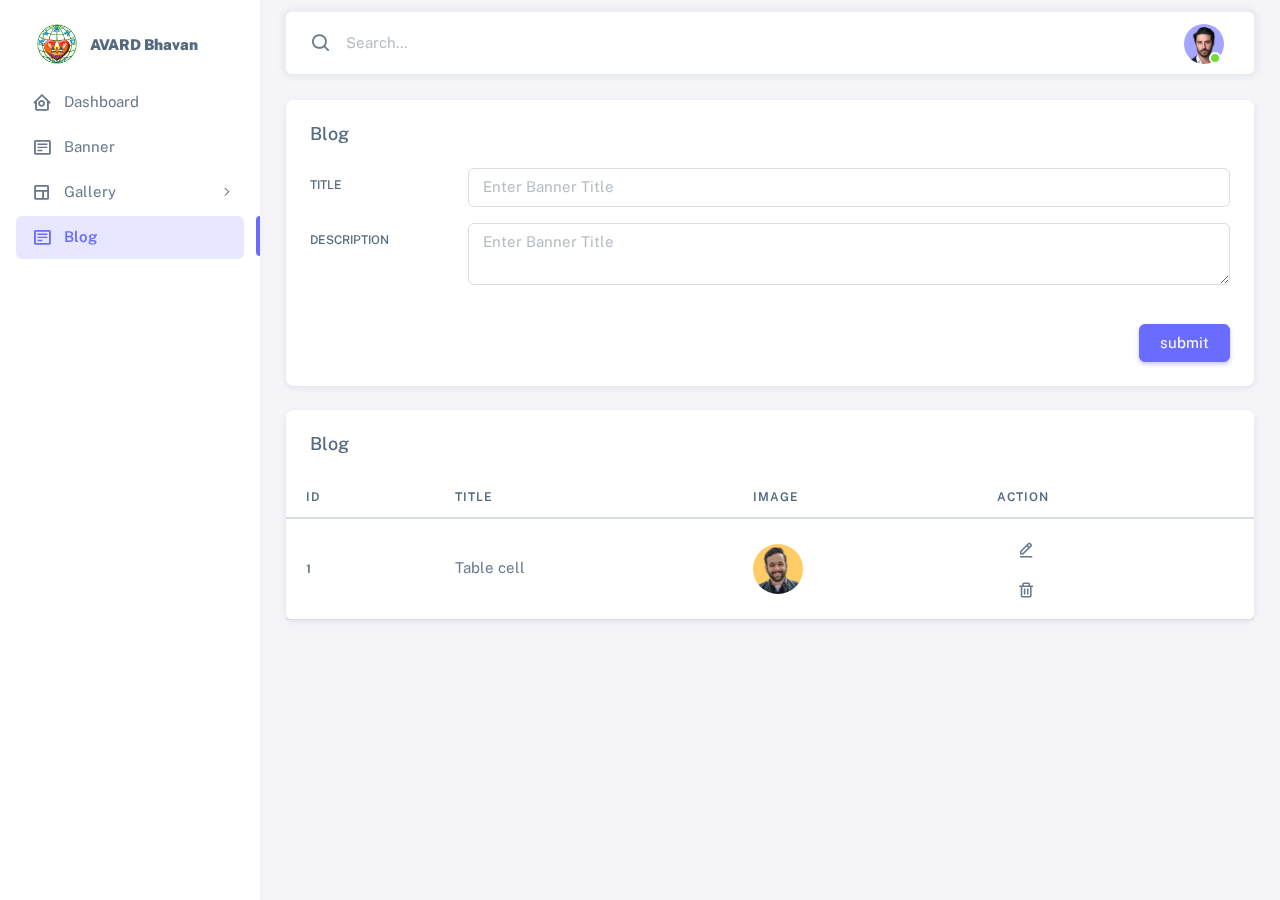
<file: Admin/blog.html>
<!DOCTYPE html>

<!-- =========================================================
* Sneat - Bootstrap 5 HTML Admin Template - Pro | v1.0.0
==============================================================

* Product Page: https://themeselection.com/products/sneat-bootstrap-html-admin-template/
* Created by: ThemeSelection
* License: You must have a valid license purchased in order to legally use the theme for your project.
* Copyright ThemeSelection (https://themeselection.com)

=========================================================
 -->
<!-- beautify ignore:start -->
<html
  lang="en"
  class="light-style layout-menu-fixed"
  dir="ltr"
  data-theme="theme-default"
  data-assets-path="assets/"
  data-template="vertical-menu-template-free"
>
  <head>
    <meta charset="utf-8" />
    <meta
      name="viewport"
      content="width=device-width, initial-scale=1.0, user-scalable=no, minimum-scale=1.0, maximum-scale=1.0"
    />

    <title>AVARD Bhavan</title>

    <meta name="description" content="" />

    <!-- Favicon -->
    <link rel="icon" type="image/x-icon" href="assets/img/favicon/favicon.ico" />

    <!-- Fonts -->
    <link rel="preconnect" href="https://fonts.googleapis.com" />
    <link rel="preconnect" href="https://fonts.gstatic.com" crossorigin />
    <link
      href="https://fonts.googleapis.com/css2?family=Public+Sans:ital,wght@0,300;0,400;0,500;0,600;0,700;1,300;1,400;1,500;1,600;1,700&display=swap"
      rel="stylesheet"
    />

    <!-- Icons. Uncomment required icon fonts -->
    <link rel="stylesheet" href="assets/vendor/fonts/boxicons.css" />

    <!-- Core CSS -->
    <link rel="stylesheet" href="assets/vendor/css/core.css" class="template-customizer-core-css" />
    <link rel="stylesheet" href="assets/vendor/css/theme-default.css" class="template-customizer-theme-css" />
    <link rel="stylesheet" href="assets/css/demo.css" />

    <!-- Vendors CSS -->
    <link rel="stylesheet" href="assets/vendor/libs/perfect-scrollbar/perfect-scrollbar.css" />

    <!-- Page CSS -->

    <!-- Helpers -->
    <script src="assets/vendor/js/helpers.js"></script>
    

    <!--! Template customizer & Theme config files MUST be included after core stylesheets and helpers.js in the <head> section -->
    <!--? Config:  Mandatory theme config file contain global vars & default theme options, Set your preferred theme option in this file.  -->
    <script src="assets/js/config.js"></script>
    <script src="https://cdn.ckeditor.com/4.20.1/standard/ckeditor.js"></script>
  </head>

  <body>
    <!-- Layout wrapper -->
    <div class="layout-wrapper layout-content-navbar">
      <div class="layout-container">
        <!-- Menu -->

        <aside id="layout-menu" class="layout-menu menu-vertical menu bg-menu-theme">
          <div class="app-brand demo">
            <a href="index.php" class="app-brand-link">
              <span class="app-brand-logo demo">
                <!-- <svg
                  width="25"
                  viewBox="0 0 25 42"
                  version="1.1"
                  xmlns="http://www.w3.org/2000/svg"
                  xmlns:xlink="http://www.w3.org/1999/xlink"
                >
                  <defs>
                    <path
                      d="M13.7918663,0.358365126 L3.39788168,7.44174259 C0.566865006,9.69408886 -0.379795268,12.4788597 0.557900856,15.7960551 C0.68998853,16.2305145 1.09562888,17.7872135 3.12357076,19.2293357 C3.8146334,19.7207684 5.32369333,20.3834223 7.65075054,21.2172976 L7.59773219,21.2525164 L2.63468769,24.5493413 C0.445452254,26.3002124 0.0884951797,28.5083815 1.56381646,31.1738486 C2.83770406,32.8170431 5.20850219,33.2640127 7.09180128,32.5391577 C8.347334,32.0559211 11.4559176,30.0011079 16.4175519,26.3747182 C18.0338572,24.4997857 18.6973423,22.4544883 18.4080071,20.2388261 C17.963753,17.5346866 16.1776345,15.5799961 13.0496516,14.3747546 L10.9194936,13.4715819 L18.6192054,7.984237 L13.7918663,0.358365126 Z"
                      id="path-1"
                    ></path>
                    <path
                      d="M5.47320593,6.00457225 C4.05321814,8.216144 4.36334763,10.0722806 6.40359441,11.5729822 C8.61520715,12.571656 10.0999176,13.2171421 10.8577257,13.5094407 L15.5088241,14.433041 L18.6192054,7.984237 C15.5364148,3.11535317 13.9273018,0.573395879 13.7918663,0.358365126 C13.5790555,0.511491653 10.8061687,2.3935607 5.47320593,6.00457225 Z"
                      id="path-3"
                    ></path>
                    <path
                      d="M7.50063644,21.2294429 L12.3234468,23.3159332 C14.1688022,24.7579751 14.397098,26.4880487 13.008334,28.506154 C11.6195701,30.5242593 10.3099883,31.790241 9.07958868,32.3040991 C5.78142938,33.4346997 4.13234973,34 4.13234973,34 C4.13234973,34 2.75489982,33.0538207 2.37032616e-14,31.1614621 C-0.55822714,27.8186216 -0.55822714,26.0572515 -4.05231404e-15,25.8773518 C0.83734071,25.6075023 2.77988457,22.8248993 3.3049379,22.52991 C3.65497346,22.3332504 5.05353963,21.8997614 7.50063644,21.2294429 Z"
                      id="path-4"
                    ></path>
                    <path
                      d="M20.6,7.13333333 L25.6,13.8 C26.2627417,14.6836556 26.0836556,15.9372583 25.2,16.6 C24.8538077,16.8596443 24.4327404,17 24,17 L14,17 C12.8954305,17 12,16.1045695 12,15 C12,14.5672596 12.1403557,14.1461923 12.4,13.8 L17.4,7.13333333 C18.0627417,6.24967773 19.3163444,6.07059163 20.2,6.73333333 C20.3516113,6.84704183 20.4862915,6.981722 20.6,7.13333333 Z"
                      id="path-5"
                    ></path>
                  </defs>
                  <g id="g-app-brand" stroke="none" stroke-width="1" fill="none" fill-rule="evenodd">
                    <g id="Brand-Logo" transform="translate(-27.000000, -15.000000)">
                      <g id="Icon" transform="translate(27.000000, 15.000000)">
                        <g id="Mask" transform="translate(0.000000, 8.000000)">
                          <mask id="mask-2" fill="white">
                            <use xlink:href="#path-1"></use>
                          </mask>
                          <use fill="#696cff" xlink:href="#path-1"></use>
                          <g id="Path-3" mask="url(#mask-2)">
                            <use fill="#696cff" xlink:href="#path-3"></use>
                            <use fill-opacity="0.2" fill="#FFFFFF" xlink:href="#path-3"></use>
                          </g>
                          <g id="Path-4" mask="url(#mask-2)">
                            <use fill="#696cff" xlink:href="#path-4"></use>
                            <use fill-opacity="0.2" fill="#FFFFFF" xlink:href="#path-4"></use>
                          </g>
                        </g>
                        <g
                          id="Triangle"
                          transform="translate(19.000000, 11.000000) rotate(-300.000000) translate(-19.000000, -11.000000) "
                        >
                          <use fill="#696cff" xlink:href="#path-5"></use>
                          <use fill-opacity="0.2" fill="#FFFFFF" xlink:href="#path-5"></use>
                        </g>
                      </g>
                    </g>
                  </g>
                </svg> -->
                <img src="assets\img\favicon\logo1.jpg" style="width: 50px; height: auto;">
              </span>
              <span class="app-brand-text menu-text fw-bolder ms-2">AVARD Bhavan</span>
            </a>

            <a href="javascript:void(0);" class="layout-menu-toggle menu-link text-large ms-auto d-block d-xl-none">
              <i class="bx bx-chevron-left bx-sm align-middle"></i>
            </a>
          </div>

          <div class="menu-inner-shadow"></div>

          <ul class="menu-inner py-1">
            <!-- Dashboard -->
            <li class="menu-item ">
              <a href="index.php" class="menu-link">
                <i class="menu-icon tf-icons bx bx-home-circle"></i>
                <div data-i18n="Analytics">Dashboard</div>
              </a>
            </li>
            
            <li class="menu-item ">
              <a href="banner.php" class="menu-link">
                <i class="menu-icon tf-icons bx bx-detail"></i>
                    <div data-i18n="Vertical Form">Banner</div>
                  </a>
              </a>
            </li>
            <li class="menu-item ">
              <a href="javascript:void(0);" class="menu-link menu-toggle">
                <i class="menu-icon tf-icons bx bx-layout"></i>
                <div data-i18n="Layouts">Gallery</div>
              </a>

              <ul class="menu-sub">
                <li class="menu-item ">
                  <a href="image_gallery.php" class="menu-link">
                    <div data-i18n="Without menu">Image Gallery</div>
                  </a>
                </li>
                <li class="menu-item ">
                  <a href="video_gallery.php" class="menu-link">
                    <div data-i18n="Without navbar">Video Gallery</div>
                  </a>
                </li>
              </ul>
            </li>
            <li class="menu-item active">
              <a href="blog.php" class="menu-link">
                <i class="menu-icon tf-icons bx bx-detail"></i>
                    <div data-i18n="Vertical Form">Blog</div>
                  </a>
              </a>
            </li>
            
          </ul>
        </aside>
        <!-- / Menu -->

        <!-- Layout container -->
        <div class="layout-page">
          <!-- Navbar -->

          <nav
            class="layout-navbar container-xxl navbar navbar-expand-xl navbar-detached align-items-center bg-navbar-theme"
            id="layout-navbar"
          >
            <div class="layout-menu-toggle navbar-nav align-items-xl-center me-3 me-xl-0 d-xl-none">
              <a class="nav-item nav-link px-0 me-xl-4" href="javascript:void(0)">
                <i class="bx bx-menu bx-sm"></i>
              </a>
            </div>

            <div class="navbar-nav-right d-flex align-items-center" id="navbar-collapse">
              <!-- Search -->
              <div class="navbar-nav align-items-center">
                <div class="nav-item d-flex align-items-center">
                  <i class="bx bx-search fs-4 lh-0"></i>
                  <input
                    type="text"
                    class="form-control border-0 shadow-none"
                    placeholder="Search..."
                    aria-label="Search..."
                  />
                </div>
              </div>
              <!-- /Search -->

              <ul class="navbar-nav flex-row align-items-center ms-auto">
                <!-- Place this tag where you want the button to render. -->
                <!-- <li class="nav-item lh-1 me-3">
                  <a
                    class="github-button"
                    href="https://github.com/themeselection/sneat-html-admin-template-free"
                    data-icon="octicon-star"
                    data-size="large"
                    data-show-count="true"
                    aria-label="Star themeselection/sneat-html-admin-template-free on GitHub"
                    >Star</a
                  >
                </li> -->

                <!-- User -->
                <li class="nav-item navbar-dropdown dropdown-user dropdown">
                  <a class="nav-link dropdown-toggle hide-arrow" href="javascript:void(0);" data-bs-toggle="dropdown">
                    <div class="avatar avatar-online">
                      <img src="assets/img/avatars/1.png" alt class="w-px-40 h-auto rounded-circle" />
                    </div>
                  </a>
                  <ul class="dropdown-menu dropdown-menu-end">
                    <li>
                      <a class="dropdown-item" href="#">
                        <div class="d-flex">
                          <div class="flex-shrink-0 me-3">
                            <div class="avatar avatar-online">
                              <img src="assets/img/avatars/1.png" alt class="w-px-40 h-auto rounded-circle" />
                            </div>
                          </div>
                          <div class="flex-grow-1">
                            <span class="fw-semibold d-block">John Doe</span>
                            <small class="text-muted">Admin</small>
                          </div>
                        </div>
                      </a>
                    </li>
                    <li>
                      <div class="dropdown-divider"></div>
                    </li>
                    <li>
                      <a class="dropdown-item" href="#">
                        <i class="bx bx-user me-2"></i>
                        <span class="align-middle">My Profile</span>
                      </a>
                    </li>
                    <li>
                      <a class="dropdown-item" href="#">
                        <i class="bx bx-cog me-2"></i>
                        <span class="align-middle">Settings</span>
                      </a>
                    </li>
                    <li>
                      <a class="dropdown-item" href="#">
                        <span class="d-flex align-items-center align-middle">
                          <i class="flex-shrink-0 bx bx-credit-card me-2"></i>
                          <span class="flex-grow-1 align-middle">Billing</span>
                          <span class="flex-shrink-0 badge badge-center rounded-pill bg-danger w-px-20 h-px-20">4</span>
                        </span>
                      </a>
                    </li>
                    <li>
                      <div class="dropdown-divider"></div>
                    </li>
                    <li>
                      <a class="dropdown-item" href="auth-login-basic.php">
                        <i class="bx bx-power-off me-2"></i>
                        <span class="align-middle">Log Out</span>
                      </a>
                    </li>
                  </ul>
                </li>
                <!--/ User -->
              </ul>
            </div>
          </nav>

          <!-- / Navbar -->

          <!-- Content wrapper -->
          <div class="content-wrapper">
            <!-- Content -->

            <div class="container-xxl flex-grow-1 container-p-y">
              

              <!-- Basic Layout & Basic with Icons -->
              <div class="row">
                <!-- Basic Layout -->
                <div class="col-xxl">
                  <div class="card mb-4">
                    <div class="card-header d-flex align-items-center justify-content-between">
                      <h5 class="mb-0">Blog</h5>
                      
                    </div>
                    <div class="card-body">
                      <form method="post" action="blog_action.php" enctype="multipart/form-data">
                        <div class="row mb-3">
                          <label class="col-sm-2 col-form-label" for="basic-default-name">Title</label>
                          <div class="col-sm-10">
                            <input type="text" class="form-control" id="basic-default-name" name="title" placeholder="Enter Banner Title" />
                          </div>
                        </div>
                        <div class="row mb-3">
                          <label class="col-sm-2 col-form-label" for="basic-default-name">Description</label>
                          <div class="col-sm-10">
                            <textarea type="text" class="form-control" id="description" name="description" placeholder="Enter Banner Title" ></textarea>
                          </div>
                        </div>
                        <br>
                        <div class="row justify-content-end">
                          <div class="col-sm-20">
                            <button type="submit" style="float: right;" class="btn btn-primary" name="submit">submit</button>
                          </div>
                        </div>
                      </form>
                    </div>
                  </div>
                </div>
                
              </div>
              <div class="card">
                <h5 class="card-header">Blog</h5>
                <div class="table-responsive text-nowrap">
                  <table class="table">
                    <thead>
                      <tr class="text-nowrap">
                        <th>ID</th>
                        <th>Title</th>
                        <th>Image</th>
                        <th>Action</th>
                      </tr>
                    </thead>
                    <tbody>
                      <tr>
                        <th scope="row">1</th>
                        <td>Table cell</td>
                        <td><img style="width: 50px; height: auto;" src="assets/img/avatars/7.png" alt="Avatar" class="rounded-circle" /></td>
                        <td>
                         
                              <a class="dropdown-item" href="" ><i class="bx bx-edit-alt me-1"></i></a>
                           
                              <a class="dropdown-item" href="" ><i class="bx bx-trash me-1"></i>
                          
                          
                          
                        </td>
                      </tr>
                    </tbody>
                  </table>
                </div>
              </div>
            </div>
            <!-- / Content -->

            <div class="content-backdrop fade"></div>
          </div>
          <!-- Content wrapper -->
        </div>
        <!-- / Layout page -->
      </div>

      <!-- Overlay -->
      <div class="layout-overlay layout-menu-toggle"></div>
    </div>
    <!-- / Layout wrapper -->

    

    <!-- Core JS -->
    <!-- build:js assets/vendor/js/core.js -->

     <script type="text/javascript">

              

              CKEDITOR.replace('description',{

                
                height: "300px"

              }); 
              </script>
    <script src="assets/vendor/libs/jquery/jquery.js"></script>
    <script src="assets/vendor/libs/popper/popper.js"></script>
    <script src="assets/vendor/js/bootstrap.js"></script>
    <script src="assets/vendor/libs/perfect-scrollbar/perfect-scrollbar.js"></script>

    <script src="assets/vendor/js/menu.js"></script>
    <!-- endbuild -->

    <!-- Vendors JS -->

    <!-- Main JS -->
    <script src="assets/js/main.js"></script>

    <!-- Page JS -->

    <!-- Place this tag in your head or just before your close body tag. -->
    <script async defer src="https://buttons.github.io/buttons.js"></script>
  </body>
</html>
</file>
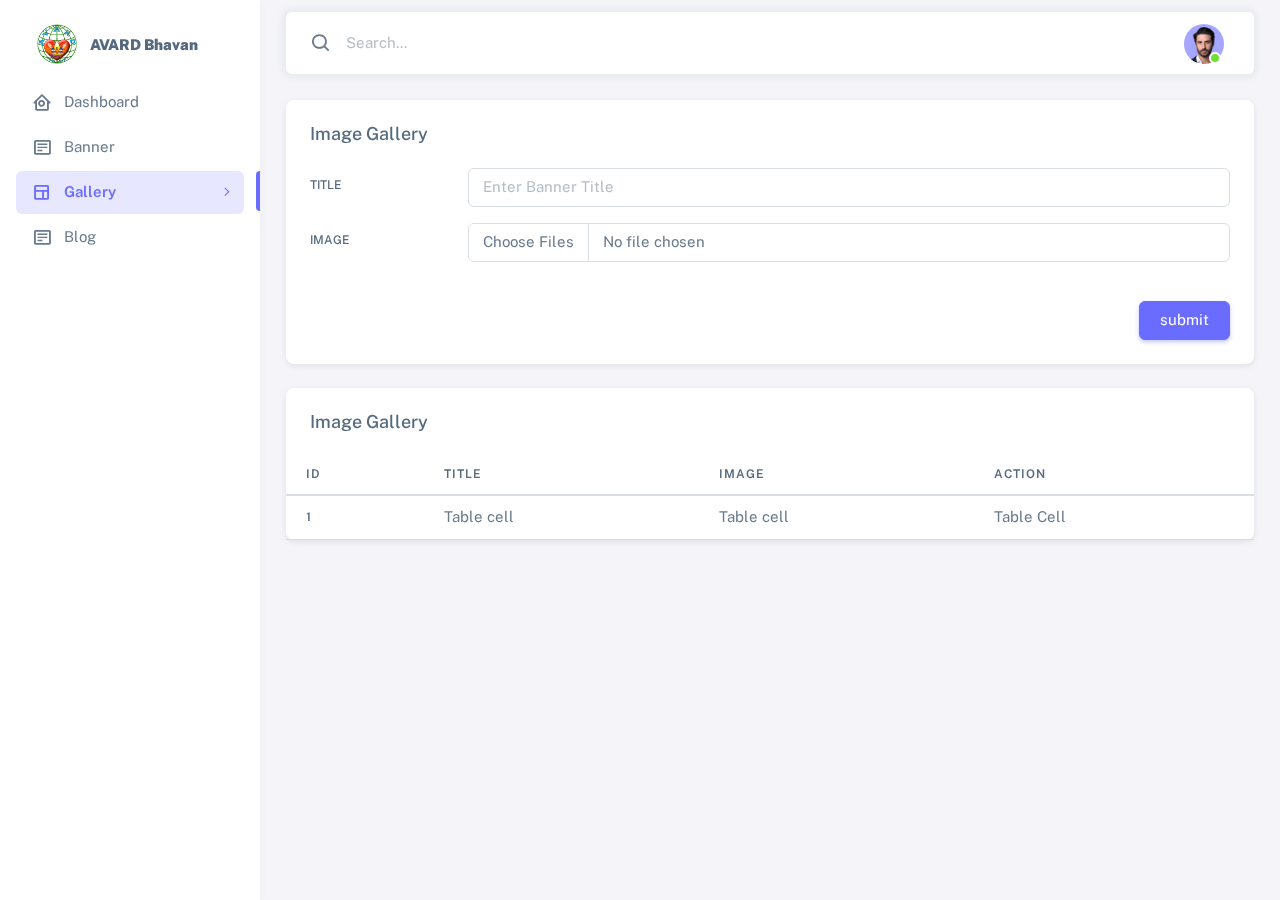
<file: Admin/image_gallery.html>
<!DOCTYPE html>

<!-- =========================================================
* Sneat - Bootstrap 5 HTML Admin Template - Pro | v1.0.0
==============================================================

* Product Page: https://themeselection.com/products/sneat-bootstrap-html-admin-template/
* Created by: ThemeSelection
* License: You must have a valid license purchased in order to legally use the theme for your project.
* Copyright ThemeSelection (https://themeselection.com)

=========================================================
 -->
<!-- beautify ignore:start -->
<html
  lang="en"
  class="light-style layout-menu-fixed"
  dir="ltr"
  data-theme="theme-default"
  data-assets-path="assets/"
  data-template="vertical-menu-template-free"
>
  <head>
    <meta charset="utf-8" />
    <meta
      name="viewport"
      content="width=device-width, initial-scale=1.0, user-scalable=no, minimum-scale=1.0, maximum-scale=1.0"
    />

    <title>AVARD Bhavan</title>

    <meta name="description" content="" />

    <!-- Favicon -->
    <link rel="icon" type="image/x-icon" href="assets/img/favicon/favicon.ico" />

    <!-- Fonts -->
    <link rel="preconnect" href="https://fonts.googleapis.com" />
    <link rel="preconnect" href="https://fonts.gstatic.com" crossorigin />
    <link
      href="https://fonts.googleapis.com/css2?family=Public+Sans:ital,wght@0,300;0,400;0,500;0,600;0,700;1,300;1,400;1,500;1,600;1,700&display=swap"
      rel="stylesheet"
    />

    <!-- Icons. Uncomment required icon fonts -->
    <link rel="stylesheet" href="assets/vendor/fonts/boxicons.css" />

    <!-- Core CSS -->
    <link rel="stylesheet" href="assets/vendor/css/core.css" class="template-customizer-core-css" />
    <link rel="stylesheet" href="assets/vendor/css/theme-default.css" class="template-customizer-theme-css" />
    <link rel="stylesheet" href="assets/css/demo.css" />

    <!-- Vendors CSS -->
    <link rel="stylesheet" href="assets/vendor/libs/perfect-scrollbar/perfect-scrollbar.css" />

    <!-- Page CSS -->

    <!-- Helpers -->
    <script src="assets/vendor/js/helpers.js"></script>

    <!--! Template customizer & Theme config files MUST be included after core stylesheets and helpers.js in the <head> section -->
    <!--? Config:  Mandatory theme config file contain global vars & default theme options, Set your preferred theme option in this file.  -->
    <script src="assets/js/config.js"></script>
  </head>

  <body>
    <!-- Layout wrapper -->
    <div class="layout-wrapper layout-content-navbar">
      <div class="layout-container">
        <!-- Menu -->

        <aside id="layout-menu" class="layout-menu menu-vertical menu bg-menu-theme">
          <div class="app-brand demo">
            <a href="index.html" class="app-brand-link">
              <span class="app-brand-logo demo">
                <!-- <svg
                  width="25"
                  viewBox="0 0 25 42"
                  version="1.1"
                  xmlns="http://www.w3.org/2000/svg"
                  xmlns:xlink="http://www.w3.org/1999/xlink"
                >
                  <defs>
                    <path
                      d="M13.7918663,0.358365126 L3.39788168,7.44174259 C0.566865006,9.69408886 -0.379795268,12.4788597 0.557900856,15.7960551 C0.68998853,16.2305145 1.09562888,17.7872135 3.12357076,19.2293357 C3.8146334,19.7207684 5.32369333,20.3834223 7.65075054,21.2172976 L7.59773219,21.2525164 L2.63468769,24.5493413 C0.445452254,26.3002124 0.0884951797,28.5083815 1.56381646,31.1738486 C2.83770406,32.8170431 5.20850219,33.2640127 7.09180128,32.5391577 C8.347334,32.0559211 11.4559176,30.0011079 16.4175519,26.3747182 C18.0338572,24.4997857 18.6973423,22.4544883 18.4080071,20.2388261 C17.963753,17.5346866 16.1776345,15.5799961 13.0496516,14.3747546 L10.9194936,13.4715819 L18.6192054,7.984237 L13.7918663,0.358365126 Z"
                      id="path-1"
                    ></path>
                    <path
                      d="M5.47320593,6.00457225 C4.05321814,8.216144 4.36334763,10.0722806 6.40359441,11.5729822 C8.61520715,12.571656 10.0999176,13.2171421 10.8577257,13.5094407 L15.5088241,14.433041 L18.6192054,7.984237 C15.5364148,3.11535317 13.9273018,0.573395879 13.7918663,0.358365126 C13.5790555,0.511491653 10.8061687,2.3935607 5.47320593,6.00457225 Z"
                      id="path-3"
                    ></path>
                    <path
                      d="M7.50063644,21.2294429 L12.3234468,23.3159332 C14.1688022,24.7579751 14.397098,26.4880487 13.008334,28.506154 C11.6195701,30.5242593 10.3099883,31.790241 9.07958868,32.3040991 C5.78142938,33.4346997 4.13234973,34 4.13234973,34 C4.13234973,34 2.75489982,33.0538207 2.37032616e-14,31.1614621 C-0.55822714,27.8186216 -0.55822714,26.0572515 -4.05231404e-15,25.8773518 C0.83734071,25.6075023 2.77988457,22.8248993 3.3049379,22.52991 C3.65497346,22.3332504 5.05353963,21.8997614 7.50063644,21.2294429 Z"
                      id="path-4"
                    ></path>
                    <path
                      d="M20.6,7.13333333 L25.6,13.8 C26.2627417,14.6836556 26.0836556,15.9372583 25.2,16.6 C24.8538077,16.8596443 24.4327404,17 24,17 L14,17 C12.8954305,17 12,16.1045695 12,15 C12,14.5672596 12.1403557,14.1461923 12.4,13.8 L17.4,7.13333333 C18.0627417,6.24967773 19.3163444,6.07059163 20.2,6.73333333 C20.3516113,6.84704183 20.4862915,6.981722 20.6,7.13333333 Z"
                      id="path-5"
                    ></path>
                  </defs>
                  <g id="g-app-brand" stroke="none" stroke-width="1" fill="none" fill-rule="evenodd">
                    <g id="Brand-Logo" transform="translate(-27.000000, -15.000000)">
                      <g id="Icon" transform="translate(27.000000, 15.000000)">
                        <g id="Mask" transform="translate(0.000000, 8.000000)">
                          <mask id="mask-2" fill="white">
                            <use xlink:href="#path-1"></use>
                          </mask>
                          <use fill="#696cff" xlink:href="#path-1"></use>
                          <g id="Path-3" mask="url(#mask-2)">
                            <use fill="#696cff" xlink:href="#path-3"></use>
                            <use fill-opacity="0.2" fill="#FFFFFF" xlink:href="#path-3"></use>
                          </g>
                          <g id="Path-4" mask="url(#mask-2)">
                            <use fill="#696cff" xlink:href="#path-4"></use>
                            <use fill-opacity="0.2" fill="#FFFFFF" xlink:href="#path-4"></use>
                          </g>
                        </g>
                        <g
                          id="Triangle"
                          transform="translate(19.000000, 11.000000) rotate(-300.000000) translate(-19.000000, -11.000000) "
                        >
                          <use fill="#696cff" xlink:href="#path-5"></use>
                          <use fill-opacity="0.2" fill="#FFFFFF" xlink:href="#path-5"></use>
                        </g>
                      </g>
                    </g>
                  </g>
                </svg> -->
                <img src="assets\img\favicon\logo1.jpg" style="width: 50px; height: auto;">
              </span>
              <span class="app-brand-text menu-text fw-bolder ms-2">AVARD Bhavan</span>
            </a>

            <a href="javascript:void(0);" class="layout-menu-toggle menu-link text-large ms-auto d-block d-xl-none">
              <i class="bx bx-chevron-left bx-sm align-middle"></i>
            </a>
          </div>

          <div class="menu-inner-shadow"></div>

          <ul class="menu-inner py-1">
            <!-- Dashboard -->
            <li class="menu-item ">
              <a href="index.html" class="menu-link">
                <i class="menu-icon tf-icons bx bx-home-circle"></i>
                <div data-i18n="Analytics">Dashboard</div>
              </a>
            </li>
            
            <li class="menu-item ">
              <a href="banner.html" class="menu-link">
                <i class="menu-icon tf-icons bx bx-detail"></i>
                    <div data-i18n="Vertical Form">Banner</div>
                  </a>
              </a>
            </li>
            <li class="menu-item active">
              <a href="javascript:void(0);" class="menu-link menu-toggle">
                <i class="menu-icon tf-icons bx bx-layout"></i>
                <div data-i18n="Layouts">Gallery</div>
              </a>

              <ul class="menu-sub">
                <li class="menu-item active">
                  <a href="image_gallery.html" class="menu-link">
                    <div data-i18n="Without menu">Image Gallery</div>
                  </a>
                </li>
                <li class="menu-item">
                  <a href="video_gallery.html" class="menu-link">
                    <div data-i18n="Without navbar">Video Gallery</div>
                  </a>
                </li>
              </ul>
            </li>
            <li class="menu-item">
              <a href="blog.html" class="menu-link">
                <i class="menu-icon tf-icons bx bx-detail"></i>
                    <div data-i18n="Vertical Form">Blog</div>
                  </a>
              </a>
            </li>
            
          </ul>
        </aside>
        <!-- / Menu -->

        <!-- Layout container -->
        <div class="layout-page">
          <!-- Navbar -->

          <nav
            class="layout-navbar container-xxl navbar navbar-expand-xl navbar-detached align-items-center bg-navbar-theme"
            id="layout-navbar"
          >
            <div class="layout-menu-toggle navbar-nav align-items-xl-center me-3 me-xl-0 d-xl-none">
              <a class="nav-item nav-link px-0 me-xl-4" href="javascript:void(0)">
                <i class="bx bx-menu bx-sm"></i>
              </a>
            </div>

            <div class="navbar-nav-right d-flex align-items-center" id="navbar-collapse">
              <!-- Search -->
              <div class="navbar-nav align-items-center">
                <div class="nav-item d-flex align-items-center">
                  <i class="bx bx-search fs-4 lh-0"></i>
                  <input
                    type="text"
                    class="form-control border-0 shadow-none"
                    placeholder="Search..."
                    aria-label="Search..."
                  />
                </div>
              </div>
              <!-- /Search -->

              <ul class="navbar-nav flex-row align-items-center ms-auto">
                <!-- Place this tag where you want the button to render. -->
                <!-- <li class="nav-item lh-1 me-3">
                  <a
                    class="github-button"
                    href="https://github.com/themeselection/sneat-html-admin-template-free"
                    data-icon="octicon-star"
                    data-size="large"
                    data-show-count="true"
                    aria-label="Star themeselection/sneat-html-admin-template-free on GitHub"
                    >Star</a
                  >
                </li> -->

                <!-- User -->
                <li class="nav-item navbar-dropdown dropdown-user dropdown">
                  <a class="nav-link dropdown-toggle hide-arrow" href="javascript:void(0);" data-bs-toggle="dropdown">
                    <div class="avatar avatar-online">
                      <img src="assets/img/avatars/1.png" alt class="w-px-40 h-auto rounded-circle" />
                    </div>
                  </a>
                  <ul class="dropdown-menu dropdown-menu-end">
                    <li>
                      <a class="dropdown-item" href="#">
                        <div class="d-flex">
                          <div class="flex-shrink-0 me-3">
                            <div class="avatar avatar-online">
                              <img src="assets/img/avatars/1.png" alt class="w-px-40 h-auto rounded-circle" />
                            </div>
                          </div>
                          <div class="flex-grow-1">
                            <span class="fw-semibold d-block">John Doe</span>
                            <small class="text-muted">Admin</small>
                          </div>
                        </div>
                      </a>
                    </li>
                    <li>
                      <div class="dropdown-divider"></div>
                    </li>
                    <li>
                      <a class="dropdown-item" href="#">
                        <i class="bx bx-user me-2"></i>
                        <span class="align-middle">My Profile</span>
                      </a>
                    </li>
                    <li>
                      <a class="dropdown-item" href="#">
                        <i class="bx bx-cog me-2"></i>
                        <span class="align-middle">Settings</span>
                      </a>
                    </li>
                    <li>
                      <a class="dropdown-item" href="#">
                        <span class="d-flex align-items-center align-middle">
                          <i class="flex-shrink-0 bx bx-credit-card me-2"></i>
                          <span class="flex-grow-1 align-middle">Billing</span>
                          <span class="flex-shrink-0 badge badge-center rounded-pill bg-danger w-px-20 h-px-20">4</span>
                        </span>
                      </a>
                    </li>
                    <li>
                      <div class="dropdown-divider"></div>
                    </li>
                    <li>
                      <a class="dropdown-item" href="auth-login-basic.html">
                        <i class="bx bx-power-off me-2"></i>
                        <span class="align-middle">Log Out</span>
                      </a>
                    </li>
                  </ul>
                </li>
                <!--/ User -->
              </ul>
            </div>
          </nav>

          <!-- / Navbar -->

          <!-- Content wrapper -->
          <div class="content-wrapper">
            <!-- Content -->

            <div class="container-xxl flex-grow-1 container-p-y">
              

              <!-- Basic Layout & Basic with Icons -->
              <div class="row">
                <!-- Basic Layout -->
                <div class="col-xxl">
                  <div class="card mb-4">
                    <div class="card-header d-flex align-items-center justify-content-between">
                      <h5 class="mb-0">Image Gallery</h5>
                      
                    </div>
                    <div class="card-body">
                      <form method="post" action="image_action.php" enctype="multipart/form-data">
                        <div class="row mb-3">
                          <label class="col-sm-2 col-form-label" for="basic-default-name">Title</label>
                          <div class="col-sm-10">
                            <input type="text" class="form-control" id="basic-default-name" name="title" placeholder="Enter Banner Title" />
                          </div>
                        </div>
                        <div class="row mb-3">
                          <label class="col-sm-2 col-form-label" for="basic-default-company">Image</label>
                          <div class="col-sm-10">
                            <input type="file" class="form-control" id="basic-default-company" name="image" multiple />
                          </div>
                        </div>
                        <br>
                        <div class="row justify-content-end">
                          <div class="col-sm-20">
                            <button type="submit" style="float: right;" class="btn btn-primary" name="submit" >submit</button>
                          </div>
                        </div>
                      </form>
                    </div>
                  </div>
                </div>
                
              </div>
              <div class="card">
                <h5 class="card-header">Image Gallery</h5>
                <div class="table-responsive text-nowrap">
                  <table class="table">
                    <thead>
                      <tr class="text-nowrap">
                        <th>ID</th>
                        <th>Title</th>
                        <th>Image</th>
                        <th>Action</th>
                      </tr>
                    </thead>
                    <tbody>
                      <tr>
                        <th scope="row">1</th>
                        <td>Table cell</td>
                        <td>Table cell</td>
                        <td>Table Cell</td>
                      </tr>
                    </tbody>
                  </table>
                </div>
              </div>
            </div>
            <!-- / Content -->

            <div class="content-backdrop fade"></div>
          </div>
          <!-- Content wrapper -->
        </div>
        <!-- / Layout page -->
      </div>

      <!-- Overlay -->
      <div class="layout-overlay layout-menu-toggle"></div>
    </div>
    <!-- / Layout wrapper -->

    

    <!-- Core JS -->
    <!-- build:js assets/vendor/js/core.js -->
    <script src="assets/vendor/libs/jquery/jquery.js"></script>
    <script src="assets/vendor/libs/popper/popper.js"></script>
    <script src="assets/vendor/js/bootstrap.js"></script>
    <script src="assets/vendor/libs/perfect-scrollbar/perfect-scrollbar.js"></script>

    <script src="assets/vendor/js/menu.js"></script>
    <!-- endbuild -->

    <!-- Vendors JS -->

    <!-- Main JS -->
    <script src="assets/js/main.js"></script>

    <!-- Page JS -->

    <!-- Place this tag in your head or just before your close body tag. -->
    <script async defer src="https://buttons.github.io/buttons.js"></script>
  </body>
</html>
</file>
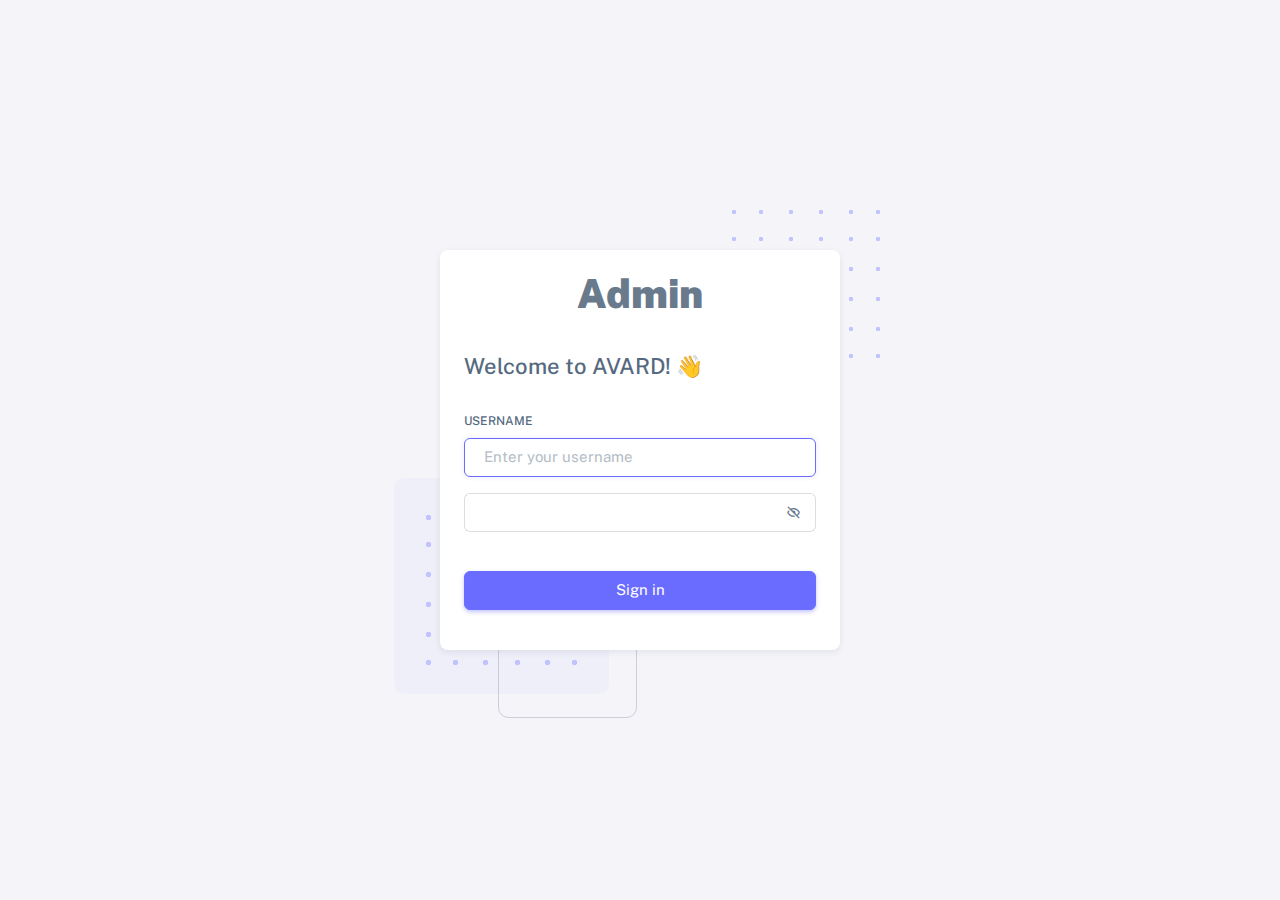
<file: Admin/login.html>
<!DOCTYPE html>

<!-- =========================================================
* Sneat - Bootstrap 5 HTML Admin Template - Pro | v1.0.0
==============================================================

* Product Page: https://themeselection.com/products/sneat-bootstrap-html-admin-template/
* Created by: ThemeSelection
* License: You must have a valid license purchased in order to legally use the theme for your project.
* Copyright ThemeSelection (https://themeselection.com)

=========================================================
 -->
<!-- beautify ignore:start -->
<html
  lang="en"
  class="light-style customizer-hide"
  dir="ltr"
  data-theme="theme-default"
  data-assets-path="assets/"
  data-template="vertical-menu-template-free"
>
  <head>
    <meta charset="utf-8" />
    <meta
      name="viewport"
      content="width=device-width, initial-scale=1.0, user-scalable=no, minimum-scale=1.0, maximum-scale=1.0"
    />

    <title>AVARD Bhavan</title>

    <meta name="description" content="" />

    <!-- Favicon -->
    <link rel="icon" type="image/x-icon" href="assets/img/favicon/favicon.ico" />

    <!-- Fonts -->
    <link rel="preconnect" href="https://fonts.googleapis.com" />
    <link rel="preconnect" href="https://fonts.gstatic.com" crossorigin />
    <link
      href="https://fonts.googleapis.com/css2?family=Public+Sans:ital,wght@0,300;0,400;0,500;0,600;0,700;1,300;1,400;1,500;1,600;1,700&display=swap"
      rel="stylesheet"
    />

    <!-- Icons. Uncomment required icon fonts -->
    <link rel="stylesheet" href="assets/vendor/fonts/boxicons.css" />

    <!-- Core CSS -->
    <link rel="stylesheet" href="assets/vendor/css/core.css" class="template-customizer-core-css" />
    <link rel="stylesheet" href="assets/vendor/css/theme-default.css" class="template-customizer-theme-css" />
    <link rel="stylesheet" href="assets/css/demo.css" />

    <!-- Vendors CSS -->
    <link rel="stylesheet" href="assets/vendor/libs/perfect-scrollbar/perfect-scrollbar.css" />

    <!-- Page CSS -->
    <!-- Page -->
    <link rel="stylesheet" href="assets/vendor/css/pages/page-auth.css" />
    <!-- Helpers -->
    <script src="assets/vendor/js/helpers.js"></script>

    <!--! Template customizer & Theme config files MUST be included after core stylesheets and helpers.js in the <head> section -->
    <!--? Config:  Mandatory theme config file contain global vars & default theme options, Set your preferred theme option in this file.  -->
    <script src="assets/js/config.js"></script>
  </head>

  <body>
    <!-- Content -->

    <div class="container-xxl">
      <div class="authentication-wrapper authentication-basic container-p-y">
        <div class="authentication-inner">
          <!-- Register -->
          <div class="card">
            <div class="card-body">
              <!-- Logo -->
              <div class="app-brand justify-content-center">
                <a href="index.php" class="app-brand-link gap-2">
                  
                  <span class="app-brand-text text-body fw-bolder" style="font-size: 40px;">Admin</span>
                </a>
              </div>
              <!-- /Logo -->
              <h4 class="mb-2">Welcome to AVARD! 👋</h4>
              <!-- <p class="mb-4">Please sign-in to your account and start the adventure</p> -->
              <br>
              <form id="formAuthentication" class="mb-3" method="post" action="authentication.php">
                <div class="mb-3">
                  <label for="email" class="form-label">Username</label>
                  <input type="text" class="form-control"  name="username" placeholder="Enter your username" autofocus />
                </div>
                <div class="mb-3 form-password-toggle">
                  <!-- <div class="d-flex justify-content-between">
                    <label class="form-label" for="password">Password</label>
                    <a href="auth-forgot-password-basic.php">
                      <small>Forgot Password?</small>
                    </a>
                  </div> -->
                  <div class="input-group input-group-merge">
                    <input type="password" id="password" class="form-control" name="password" aria-describedby="password" />
                    <span class="input-group-text cursor-pointer"><i class="bx bx-hide"></i></span>
                  </div>
                </div>
                <br>
                <!-- <div class="mb-3">
                  <div class="form-check">
                    <input class="form-check-input" type="checkbox" id="remember-me" />
                    <label class="form-check-label" for="remember-me"> Remember Me </label>
                  </div>
                </div> -->
                <div class="mb-3">
                  <button class="btn btn-primary d-grid w-100" type="submit" name="submit">Sign in</button>
                </div>
              </form>

              <!-- <p class="text-center">
                <span>New on our platform?</span>
                <a href="auth-register-basic.php">
                  <span>Create an account</span>
                </a>
              </p> -->
            </div>
          </div>
          <!-- /Register -->
        </div>
      </div>
    </div>

    <!-- / Content -->

    

    <!-- Core JS -->
    <!-- build:js assets/vendor/js/core.js -->
    <script src="assets/vendor/libs/jquery/jquery.js"></script>
    <script src="assets/vendor/libs/popper/popper.js"></script>
    <script src="assets/vendor/js/bootstrap.js"></script>
    <script src="assets/vendor/libs/perfect-scrollbar/perfect-scrollbar.js"></script>

    <script src="assets/vendor/js/menu.js"></script>
    <!-- endbuild -->

    <!-- Vendors JS -->

    <!-- Main JS -->
    <script src="assets/js/main.js"></script>

    <!-- Page JS -->

    <!-- Place this tag in your head or just before your close body tag. -->
    <script async defer src="https://buttons.github.io/buttons.js"></script>
  </body>
</html>
</file>
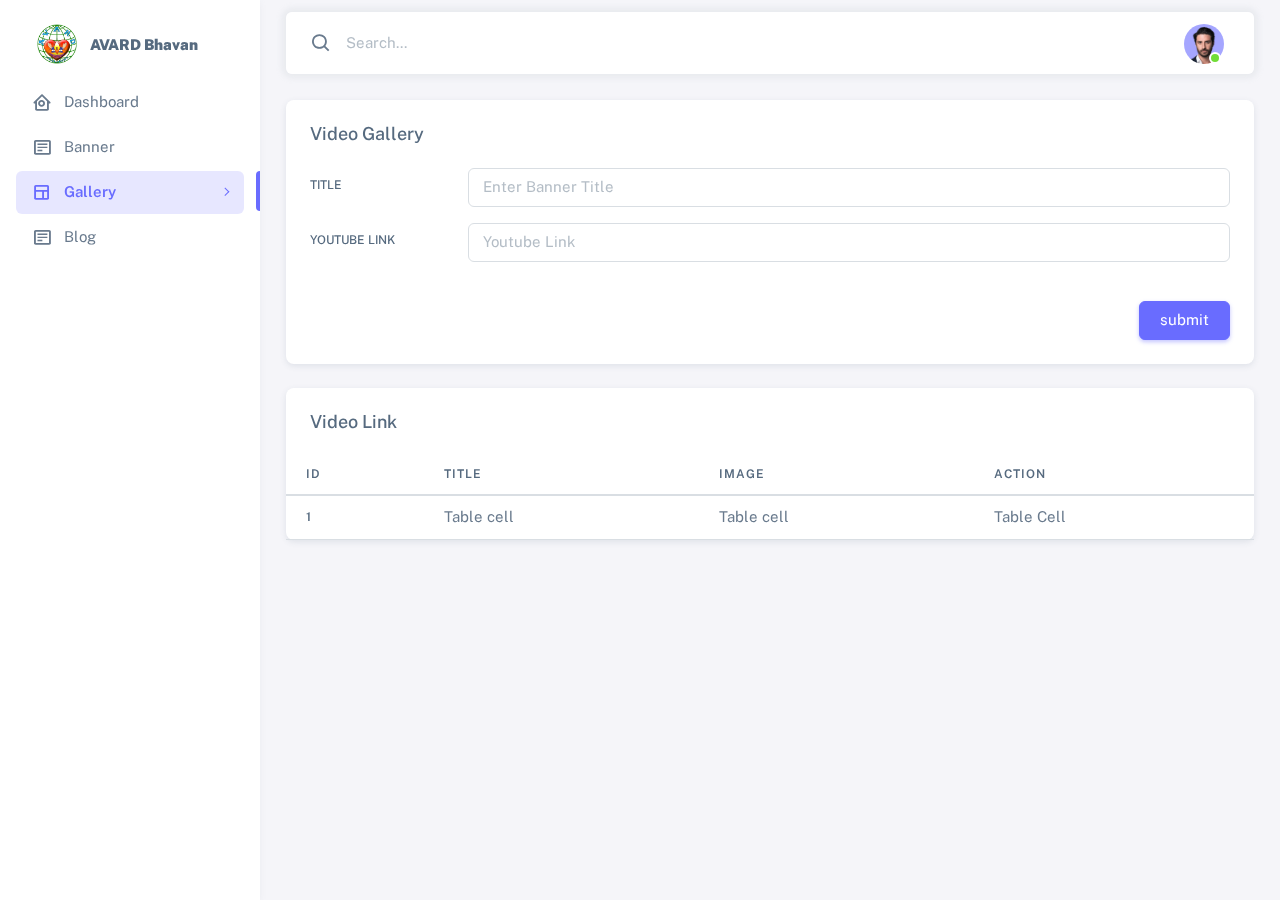
<file: Admin/video_gallery.html>
<!DOCTYPE html>

<!-- =========================================================
* Sneat - Bootstrap 5 HTML Admin Template - Pro | v1.0.0
==============================================================

* Product Page: https://themeselection.com/products/sneat-bootstrap-html-admin-template/
* Created by: ThemeSelection
* License: You must have a valid license purchased in order to legally use the theme for your project.
* Copyright ThemeSelection (https://themeselection.com)

=========================================================
 -->
<!-- beautify ignore:start -->
<html
  lang="en"
  class="light-style layout-menu-fixed"
  dir="ltr"
  data-theme="theme-default"
  data-assets-path="assets/"
  data-template="vertical-menu-template-free"
>
  <head>
    <meta charset="utf-8" />
    <meta
      name="viewport"
      content="width=device-width, initial-scale=1.0, user-scalable=no, minimum-scale=1.0, maximum-scale=1.0"
    />

    <title>AVARD Bhavan</title>

    <meta name="description" content="" />

    <!-- Favicon -->
    <link rel="icon" type="image/x-icon" href="assets/img/favicon/favicon.ico" />

    <!-- Fonts -->
    <link rel="preconnect" href="https://fonts.googleapis.com" />
    <link rel="preconnect" href="https://fonts.gstatic.com" crossorigin />
    <link
      href="https://fonts.googleapis.com/css2?family=Public+Sans:ital,wght@0,300;0,400;0,500;0,600;0,700;1,300;1,400;1,500;1,600;1,700&display=swap"
      rel="stylesheet"
    />

    <!-- Icons. Uncomment required icon fonts -->
    <link rel="stylesheet" href="assets/vendor/fonts/boxicons.css" />

    <!-- Core CSS -->
    <link rel="stylesheet" href="assets/vendor/css/core.css" class="template-customizer-core-css" />
    <link rel="stylesheet" href="assets/vendor/css/theme-default.css" class="template-customizer-theme-css" />
    <link rel="stylesheet" href="assets/css/demo.css" />

    <!-- Vendors CSS -->
    <link rel="stylesheet" href="assets/vendor/libs/perfect-scrollbar/perfect-scrollbar.css" />

    <!-- Page CSS -->

    <!-- Helpers -->
    <script src="assets/vendor/js/helpers.js"></script>

    <!--! Template customizer & Theme config files MUST be included after core stylesheets and helpers.js in the <head> section -->
    <!--? Config:  Mandatory theme config file contain global vars & default theme options, Set your preferred theme option in this file.  -->
    <script src="assets/js/config.js"></script>
  </head>

  <body>
    <!-- Layout wrapper -->
    <div class="layout-wrapper layout-content-navbar">
      <div class="layout-container">
        <!-- Menu -->

        <aside id="layout-menu" class="layout-menu menu-vertical menu bg-menu-theme">
          <div class="app-brand demo">
            <a href="index.html" class="app-brand-link">
              <span class="app-brand-logo demo">
                <!-- <svg
                  width="25"
                  viewBox="0 0 25 42"
                  version="1.1"
                  xmlns="http://www.w3.org/2000/svg"
                  xmlns:xlink="http://www.w3.org/1999/xlink"
                >
                  <defs>
                    <path
                      d="M13.7918663,0.358365126 L3.39788168,7.44174259 C0.566865006,9.69408886 -0.379795268,12.4788597 0.557900856,15.7960551 C0.68998853,16.2305145 1.09562888,17.7872135 3.12357076,19.2293357 C3.8146334,19.7207684 5.32369333,20.3834223 7.65075054,21.2172976 L7.59773219,21.2525164 L2.63468769,24.5493413 C0.445452254,26.3002124 0.0884951797,28.5083815 1.56381646,31.1738486 C2.83770406,32.8170431 5.20850219,33.2640127 7.09180128,32.5391577 C8.347334,32.0559211 11.4559176,30.0011079 16.4175519,26.3747182 C18.0338572,24.4997857 18.6973423,22.4544883 18.4080071,20.2388261 C17.963753,17.5346866 16.1776345,15.5799961 13.0496516,14.3747546 L10.9194936,13.4715819 L18.6192054,7.984237 L13.7918663,0.358365126 Z"
                      id="path-1"
                    ></path>
                    <path
                      d="M5.47320593,6.00457225 C4.05321814,8.216144 4.36334763,10.0722806 6.40359441,11.5729822 C8.61520715,12.571656 10.0999176,13.2171421 10.8577257,13.5094407 L15.5088241,14.433041 L18.6192054,7.984237 C15.5364148,3.11535317 13.9273018,0.573395879 13.7918663,0.358365126 C13.5790555,0.511491653 10.8061687,2.3935607 5.47320593,6.00457225 Z"
                      id="path-3"
                    ></path>
                    <path
                      d="M7.50063644,21.2294429 L12.3234468,23.3159332 C14.1688022,24.7579751 14.397098,26.4880487 13.008334,28.506154 C11.6195701,30.5242593 10.3099883,31.790241 9.07958868,32.3040991 C5.78142938,33.4346997 4.13234973,34 4.13234973,34 C4.13234973,34 2.75489982,33.0538207 2.37032616e-14,31.1614621 C-0.55822714,27.8186216 -0.55822714,26.0572515 -4.05231404e-15,25.8773518 C0.83734071,25.6075023 2.77988457,22.8248993 3.3049379,22.52991 C3.65497346,22.3332504 5.05353963,21.8997614 7.50063644,21.2294429 Z"
                      id="path-4"
                    ></path>
                    <path
                      d="M20.6,7.13333333 L25.6,13.8 C26.2627417,14.6836556 26.0836556,15.9372583 25.2,16.6 C24.8538077,16.8596443 24.4327404,17 24,17 L14,17 C12.8954305,17 12,16.1045695 12,15 C12,14.5672596 12.1403557,14.1461923 12.4,13.8 L17.4,7.13333333 C18.0627417,6.24967773 19.3163444,6.07059163 20.2,6.73333333 C20.3516113,6.84704183 20.4862915,6.981722 20.6,7.13333333 Z"
                      id="path-5"
                    ></path>
                  </defs>
                  <g id="g-app-brand" stroke="none" stroke-width="1" fill="none" fill-rule="evenodd">
                    <g id="Brand-Logo" transform="translate(-27.000000, -15.000000)">
                      <g id="Icon" transform="translate(27.000000, 15.000000)">
                        <g id="Mask" transform="translate(0.000000, 8.000000)">
                          <mask id="mask-2" fill="white">
                            <use xlink:href="#path-1"></use>
                          </mask>
                          <use fill="#696cff" xlink:href="#path-1"></use>
                          <g id="Path-3" mask="url(#mask-2)">
                            <use fill="#696cff" xlink:href="#path-3"></use>
                            <use fill-opacity="0.2" fill="#FFFFFF" xlink:href="#path-3"></use>
                          </g>
                          <g id="Path-4" mask="url(#mask-2)">
                            <use fill="#696cff" xlink:href="#path-4"></use>
                            <use fill-opacity="0.2" fill="#FFFFFF" xlink:href="#path-4"></use>
                          </g>
                        </g>
                        <g
                          id="Triangle"
                          transform="translate(19.000000, 11.000000) rotate(-300.000000) translate(-19.000000, -11.000000) "
                        >
                          <use fill="#696cff" xlink:href="#path-5"></use>
                          <use fill-opacity="0.2" fill="#FFFFFF" xlink:href="#path-5"></use>
                        </g>
                      </g>
                    </g>
                  </g>
                </svg> -->
                <img src="assets\img\favicon\logo1.jpg" style="width: 50px; height: auto;">
              </span>
              <span class="app-brand-text menu-text fw-bolder ms-2">AVARD Bhavan</span>
            </a>

            <a href="javascript:void(0);" class="layout-menu-toggle menu-link text-large ms-auto d-block d-xl-none">
              <i class="bx bx-chevron-left bx-sm align-middle"></i>
            </a>
          </div>

          <div class="menu-inner-shadow"></div>

          <ul class="menu-inner py-1">
            <!-- Dashboard -->
            <li class="menu-item ">
              <a href="index.html" class="menu-link">
                <i class="menu-icon tf-icons bx bx-home-circle"></i>
                <div data-i18n="Analytics">Dashboard</div>
              </a>
            </li>
            
            <li class="menu-item ">
              <a href="banner.html" class="menu-link">
                <i class="menu-icon tf-icons bx bx-detail"></i>
                    <div data-i18n="Vertical Form">Banner</div>
                  </a>
              </a>
            </li>
            <li class="menu-item active">
              <a href="javascript:void(0);" class="menu-link menu-toggle">
                <i class="menu-icon tf-icons bx bx-layout"></i>
                <div data-i18n="Layouts">Gallery</div>
              </a>

              <ul class="menu-sub">
                <li class="menu-item ">
                  <a href="image_gallery.html" class="menu-link">
                    <div data-i18n="Without menu">Image Gallery</div>
                  </a>
                </li>
                <li class="menu-item active">
                  <a href="video_gallery.html" class="menu-link">
                    <div data-i18n="Without navbar">Video Gallery</div>
                  </a>
                </li>
              </ul>
            </li>
            <li class="menu-item">
              <a href="blog.html" class="menu-link">
                <i class="menu-icon tf-icons bx bx-detail"></i>
                    <div data-i18n="Vertical Form">Blog</div>
                  </a>
              </a>
            </li>
            
          </ul>
        </aside>
        <!-- / Menu -->

        <!-- Layout container -->
        <div class="layout-page">
          <!-- Navbar -->

          <nav
            class="layout-navbar container-xxl navbar navbar-expand-xl navbar-detached align-items-center bg-navbar-theme"
            id="layout-navbar"
          >
            <div class="layout-menu-toggle navbar-nav align-items-xl-center me-3 me-xl-0 d-xl-none">
              <a class="nav-item nav-link px-0 me-xl-4" href="javascript:void(0)">
                <i class="bx bx-menu bx-sm"></i>
              </a>
            </div>

            <div class="navbar-nav-right d-flex align-items-center" id="navbar-collapse">
              <!-- Search -->
              <div class="navbar-nav align-items-center">
                <div class="nav-item d-flex align-items-center">
                  <i class="bx bx-search fs-4 lh-0"></i>
                  <input
                    type="text"
                    class="form-control border-0 shadow-none"
                    placeholder="Search..."
                    aria-label="Search..."
                  />
                </div>
              </div>
              <!-- /Search -->

              <ul class="navbar-nav flex-row align-items-center ms-auto">
                <!-- Place this tag where you want the button to render. -->
                <!-- <li class="nav-item lh-1 me-3">
                  <a
                    class="github-button"
                    href="https://github.com/themeselection/sneat-html-admin-template-free"
                    data-icon="octicon-star"
                    data-size="large"
                    data-show-count="true"
                    aria-label="Star themeselection/sneat-html-admin-template-free on GitHub"
                    >Star</a
                  >
                </li> -->

                <!-- User -->
                <li class="nav-item navbar-dropdown dropdown-user dropdown">
                  <a class="nav-link dropdown-toggle hide-arrow" href="javascript:void(0);" data-bs-toggle="dropdown">
                    <div class="avatar avatar-online">
                      <img src="assets/img/avatars/1.png" alt class="w-px-40 h-auto rounded-circle" />
                    </div>
                  </a>
                  <ul class="dropdown-menu dropdown-menu-end">
                    <li>
                      <a class="dropdown-item" href="#">
                        <div class="d-flex">
                          <div class="flex-shrink-0 me-3">
                            <div class="avatar avatar-online">
                              <img src="assets/img/avatars/1.png" alt class="w-px-40 h-auto rounded-circle" />
                            </div>
                          </div>
                          <div class="flex-grow-1">
                            <span class="fw-semibold d-block">John Doe</span>
                            <small class="text-muted">Admin</small>
                          </div>
                        </div>
                      </a>
                    </li>
                    <li>
                      <div class="dropdown-divider"></div>
                    </li>
                    <li>
                      <a class="dropdown-item" href="#">
                        <i class="bx bx-user me-2"></i>
                        <span class="align-middle">My Profile</span>
                      </a>
                    </li>
                    <li>
                      <a class="dropdown-item" href="#">
                        <i class="bx bx-cog me-2"></i>
                        <span class="align-middle">Settings</span>
                      </a>
                    </li>
                    <li>
                      <a class="dropdown-item" href="#">
                        <span class="d-flex align-items-center align-middle">
                          <i class="flex-shrink-0 bx bx-credit-card me-2"></i>
                          <span class="flex-grow-1 align-middle">Billing</span>
                          <span class="flex-shrink-0 badge badge-center rounded-pill bg-danger w-px-20 h-px-20">4</span>
                        </span>
                      </a>
                    </li>
                    <li>
                      <div class="dropdown-divider"></div>
                    </li>
                    <li>
                      <a class="dropdown-item" href="auth-login-basic.html">
                        <i class="bx bx-power-off me-2"></i>
                        <span class="align-middle">Log Out</span>
                      </a>
                    </li>
                  </ul>
                </li>
                <!--/ User -->
              </ul>
            </div>
          </nav>

          <!-- / Navbar -->

          <!-- Content wrapper -->
          <div class="content-wrapper">
            <!-- Content -->

            <div class="container-xxl flex-grow-1 container-p-y">
              <div class="row">
                <!-- Basic Layout -->
                <div class="col-xxl">
                  <div class="card mb-4">
                    <div class="card-header d-flex align-items-center justify-content-between">
                      <h5 class="mb-0">Video Gallery</h5>
                      
                    </div>
                    <div class="card-body">
                      <form method="post" action="video_action.php" enctype="multipart/form-data">
                        <div class="row mb-3">
                          <label class="col-sm-2 col-form-label" for="basic-default-name">Title</label>
                          <div class="col-sm-10">
                            <input type="text" class="form-control" id="basic-default-name" name="title" placeholder="Enter Banner Title" />
                          </div>
                        </div>
                        <div class="row mb-3">
                          <label class="col-sm-2 col-form-label" for="basic-default-name">Youtube Link</label>
                          <div class="col-sm-10">
                            <input type="text" class="form-control" id="basic-default-name" name="youtube_link" placeholder="Youtube Link" />
                          </div>
                        </div>
                        <br>
                        <div class="row justify-content-end">
                          <div class="col-sm-20">
                            <button type="submit" style="float: right;" class="btn btn-primary" name="submit">submit</button>
                          </div>
                        </div>
                      </form>
                    </div>
                  </div>
                </div>
                
              </div>
              <div class="card">
                <h5 class="card-header">Video Link</h5>
                <div class="table-responsive text-nowrap">
                  <table class="table">
                    <thead>
                      <tr class="text-nowrap">
                        <th>ID</th>
                        <th>Title</th>
                        <th>Image</th>
                        <th>Action</th>
                      </tr>
                    </thead>
                    <tbody>
                      <tr>
                        <th scope="row">1</th>
                        <td>Table cell</td>
                        <td>Table cell</td>
                        <td>Table Cell</td>
                      </tr>
                    </tbody>
                  </table>
                </div>
              </div>
            </div>
            <!-- / Content -->

            <div class="content-backdrop fade"></div>
          </div>
          <!-- Content wrapper -->
        </div>
        <!-- / Layout page -->
      </div>

      <!-- Overlay -->
      <div class="layout-overlay layout-menu-toggle"></div>
    </div>
    <!-- / Layout wrapper -->

    

    <!-- Core JS -->
    <!-- build:js assets/vendor/js/core.js -->
    <script src="assets/vendor/libs/jquery/jquery.js"></script>
    <script src="assets/vendor/libs/popper/popper.js"></script>
    <script src="assets/vendor/js/bootstrap.js"></script>
    <script src="assets/vendor/libs/perfect-scrollbar/perfect-scrollbar.js"></script>

    <script src="assets/vendor/js/menu.js"></script>
    <!-- endbuild -->

    <!-- Vendors JS -->

    <!-- Main JS -->
    <script src="assets/js/main.js"></script>

    <!-- Page JS -->

    <!-- Place this tag in your head or just before your close body tag. -->
    <script async defer src="https://buttons.github.io/buttons.js"></script>
  </body>
</html>
</file>
